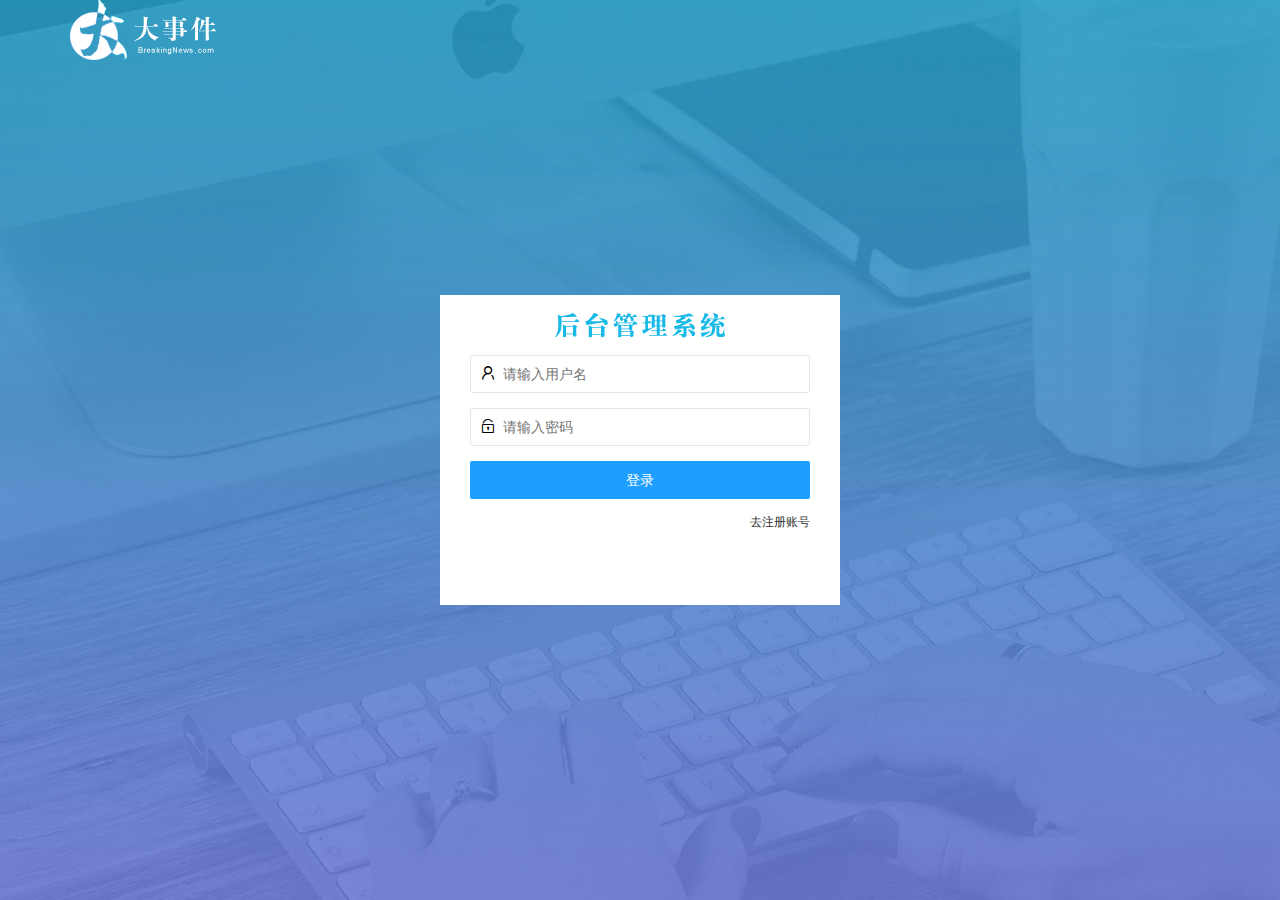
<file: login.html>
<!DOCTYPE html>
<html lang="en">
<head>
    <meta charset="UTF-8">
    <meta http-equiv="X-UA-Compatible" content="IE=edge">
    <meta name="viewport" content="width=device-width, initial-scale=1.0">
    <title>大事件-登录/注册</title>
    <!-- 导入layui的样式 -->
    <link rel="stylesheet" href="/assets/lib/layui/css/layui.css">
    <!-- 导入自己的样式 -->
    <link rel="stylesheet" href="./assets/css/login.css">
</head>
<body>
    <!-- 头部logo区 -->
    <div class="layui-main">
        <img src="/assets/images/logo.png" alt=""/>
    </div>

    <!-- 登录注册区 -->
    <div class="loginAndRegBox">
        <div class="title-box"></div>
        <!-- 登录的div -->
        <div class="login-box">
            <!-- 登录的表单 -->
            <form class="layui-form" id="form_login">
                <!-- 用户名 -->
                <div class="layui-form-item">
                    <i class="layui-icon layui-icon-username"></i>
                    <input type="text" name="username" required  lay-verify="required" placeholder="请输入用户名" autocomplete="off" class="layui-input"/>
                </div>
                <!-- 密码 -->
                <div class="layui-form-item">
                    <i class="layui-icon layui-icon-password"></i>
                    <input type="password" name="password" required  lay-verify="required|pwd" placeholder="请输入密码" autocomplete="off" class="layui-input"/>
                </div>
                <!-- 登录按钮 -->
                <div class="layui-form-item">
                    <!-- 注意：表单提交按钮和普通按钮的区别，就是lay-submit 属性 -->
                    <button class="layui-btn layui-btn-fluid layui-btn-normal" lay-submit>登录</button>
                </div>
                <!-- 切换链接 -->
                <div class="layui-form-item links" >
                    <a href="javascript:;" id="link_reg">去注册账号</a>
                </div>
                </form>
        </div>
        <!-- 注册的div -->
        <div class="reg-box">
            <!-- 注册的表单 -->
            <form class="layui-form" id="form_reg">
                <!-- 用户名 -->
                <div class="layui-form-item">
                    <i class="layui-icon layui-icon-username"></i>
                    <input type="text" name="username" required  lay-verify="required" placeholder="请输入用户名" autocomplete="off" class="layui-input"/>
                </div>
                <!-- 密码 -->
                <div class="layui-form-item">
                    <i class="layui-icon layui-icon-password"></i>
                    <input type="password" name="password" required  lay-verify="required|pwd" placeholder="请输入密码" autocomplete="off" class="layui-input"/>
                </div>
                <!-- 密码确认 -->
                <div class="layui-form-item">
                    <i class="layui-icon layui-icon-password"></i>
                    <input type="password" name="repassword" required  lay-verify="required|pwd|repwd" placeholder="再次确认密码" autocomplete="off" class="layui-input"/>
                </div>
                <!-- 注册按钮 -->
                <div class="layui-form-item">
                    <!-- 注意：表单提交按钮和普通按钮的区别，就是lay-submit 属性 -->
                    <button class="layui-btn layui-btn-fluid layui-btn-normal" lay-submit>注册</button>
                </div>
                <!-- 切换链接 -->
                <div class="layui-form-item links" >
                    <a href="javascript:;" id="link_login">去登录</a>
                </div>
                </form>
        </div>
    </div>
    <!-- 导入layui的js文件 -->
    <script src="/assets/lib/layui/layui.all.js"></script>
   <!-- 导入JQuery -->
   <script src="/assets/lib/jquery.js"></script>
   <!-- 导入自己封装的baseAPI.js -->
   <script src="/assets/js/baseAPI.js"></script>
   <!-- 导入自己的JQuery脚本 -->
   <script src="/assets/js/login.js"></script>
</body>
</html>
</file>
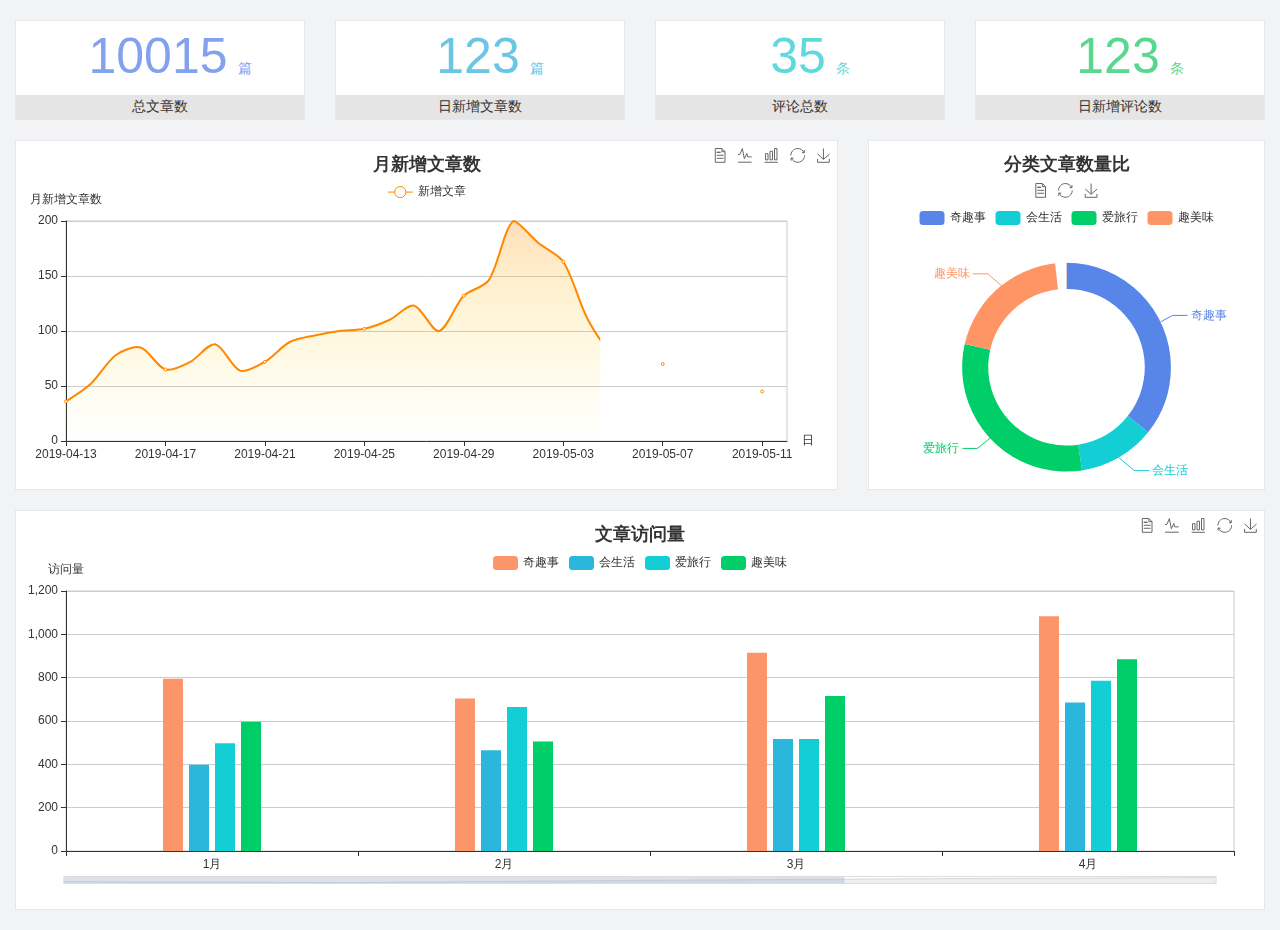
<file: home/dashboard.html>
<!DOCTYPE html>
<html lang="en">

<head>
  <meta charset="UTF-8">
  <meta name="viewport" content="width=device-width, initial-scale=1.0">
  <meta http-equiv="X-UA-Compatible" content="ie=edge">
  <title>图表统计</title>
  <link rel="stylesheet" href="../../assets/lib/bootstrap.css" />
  <link rel="stylesheet" href="../../assets/lib/main.css" />
  <script src="../../assets/lib/jquery.js"></script>
  <script type="text/javascript" src="../../assets/lib/echarts.min.js"></script>
</head>

<body>
  <div class="container-fluid">
    <div class="row spannel_list">
      <div class="col-sm-3 col-xs-6">
        <div class="spannel">
          <em>10015</em><span>篇</span>
          <b>总文章数</b>
        </div>
      </div>
      <div class="col-sm-3 col-xs-6">
        <div class="spannel scolor01">
          <em>123</em><span>篇</span>
          <b>日新增文章数</b>
        </div>
      </div>
      <div class="col-sm-3 col-xs-6">
        <div class="spannel scolor02">
          <em>35</em><span>条</span>
          <b>评论总数</b>
        </div>
      </div>
      <div class="col-sm-3 col-xs-6">
        <div class="spannel scolor03">
          <em>123</em><span>条</span>
          <b>日新增评论数</b>
        </div>
      </div>
    </div>
  </div>

  <div class="container-fluid">
    <div class="row curve-pie">
      <div class="col-lg-8 col-md-8">
        <div class="gragh_pannel" id="curve_show"></div>
      </div>
      <div class="col-lg-4 col-md-4">
        <div class="gragh_pannel" id="pie_show"></div>
      </div>
    </div>
  </div>

  <div class="container-fluid">
    <div class="column_pannel" id="column_show"></div>
  </div>

  <script>
    var oChart = echarts.init(document.getElementById('curve_show'));
    var aList_all = [
      { 'count': 36, 'date': '2019-04-13' },
      { 'count': 52, 'date': '2019-04-14' },
      { 'count': 78, 'date': '2019-04-15' },
      { 'count': 85, 'date': '2019-04-16' },
      { 'count': 65, 'date': '2019-04-17' },
      { 'count': 72, 'date': '2019-04-18' },
      { 'count': 88, 'date': '2019-04-19' },
      { 'count': 64, 'date': '2019-04-20' },
      { 'count': 72, 'date': '2019-04-21' },
      { 'count': 90, 'date': '2019-04-22' },
      { 'count': 96, 'date': '2019-04-23' },
      { 'count': 100, 'date': '2019-04-24' },
      { 'count': 102, 'date': '2019-04-25' },
      { 'count': 110, 'date': '2019-04-26' },
      { 'count': 123, 'date': '2019-04-27' },
      { 'count': 100, 'date': '2019-04-28' },
      { 'count': 132, 'date': '2019-04-29' },
      { 'count': 146, 'date': '2019-04-30' },
      { 'count': 200, 'date': '2019-05-01' },
      { 'count': 180, 'date': '2019-05-02' },
      { 'count': 163, 'date': '2019-05-03' },
      { 'count': 110, 'date': '2019-05-04' },
      { 'count': 80, 'date': '2019-05-05' },
      { 'count': 82, 'date': '2019-05-06' },
      { 'count': 70, 'date': '2019-05-07' },
      { 'count': 65, 'date': '2019-05-08' },
      { 'count': 54, 'date': '2019-05-09' },
      { 'count': 40, 'date': '2019-05-10' },
      { 'count': 45, 'date': '2019-05-11' },
      { 'count': 38, 'date': '2019-05-12' },
    ];

    let aCount = [];
    let aDate = [];

    for (var i = 0; i < aList_all.length; i++) {
      aCount.push(aList_all[i].count);
      aDate.push(aList_all[i].date);
    }

    var chartopt = {
      title: {
        text: '月新增文章数',
        left: 'center',
        top: '10'
      },
      tooltip: {
        trigger: 'axis'
      },
      legend: {
        data: ['新增文章'],
        top: '40'
      },
      toolbox: {
        show: true,
        feature: {
          mark: { show: true },
          dataView: { show: true, readOnly: false },
          magicType: { show: true, type: ['line', 'bar'] },
          restore: { show: true },
          saveAsImage: { show: true }
        }
      },
      calculable: true,
      xAxis: [
        {
          name: '日',
          type: 'category',
          boundaryGap: false,
          data: aDate
        }
      ],
      yAxis: [
        {
          name: '月新增文章数',
          type: 'value'
        }
      ],
      series: [
        {
          name: '新增文章',
          type: 'line',
          smooth: true,
          itemStyle: { normal: { areaStyle: { type: 'default' }, color: '#f80' }, lineStyle: { color: '#f80' } },
          data: aCount
        }],
      areaStyle: {
        normal: {
          color: new echarts.graphic.LinearGradient(0, 0, 0, 1, [{
            offset: 0,
            color: 'rgba(255,136,0,0.39)'
          }, {
            offset: .34,
            color: 'rgba(255,180,0,0.25)'
          }, {
            offset: 1,
            color: 'rgba(255,222,0,0.00)'
          }])

        }
      },
      grid: {
        show: true,
        x: 50,
        x2: 50,
        y: 80,
        height: 220
      }
    };

    oChart.setOption(chartopt);


    var oPie = echarts.init(document.getElementById('pie_show'));
    var oPieopt =
    {
      title: {
        top: 10,
        text: '分类文章数量比',
        x: 'center'
      },
      tooltip: {
        trigger: 'item',
        formatter: "{a} <br/>{b} : {c} ({d}%)"
      },
      color: ['#5885e8', '#13cfd5', '#00ce68', '#ff9565'],
      legend: {
        x: 'center',
        top: 65,
        data: ['奇趣事', '会生活', '爱旅行', '趣美味']
      },
      toolbox: {
        show: true,
        x: 'center',
        top: 35,
        feature: {
          mark: { show: true },
          dataView: { show: true, readOnly: false },
          magicType: {
            show: true,
            type: ['pie', 'funnel'],
            option: {
              funnel: {
                x: '25%',
                width: '50%',
                funnelAlign: 'left',
                max: 1548
              }
            }
          },
          restore: { show: true },
          saveAsImage: { show: true }
        }
      },
      calculable: true,
      series: [
        {
          name: '访问来源',
          type: 'pie',
          radius: ['45%', '60%'],
          center: ['50%', '65%'],
          data: [
            { value: 300, name: '奇趣事' },
            { value: 100, name: '会生活' },
            { value: 260, name: '爱旅行' },
            { value: 180, name: '趣美味' }
          ]
        }
      ]
    };
    oPie.setOption(oPieopt);



    var oColumn = this.echarts.init(document.getElementById('column_show'));
    var oColumnopt =
    {
      title: {
        text: '文章访问量',
        left: 'center',
        top: '10'
      },
      tooltip: {
        trigger: 'axis'
      },
      legend: {
        data: ['奇趣事', '会生活', '爱旅行', '趣美味'],
        top: '40'
      },
      toolbox: {
        show: true,
        feature: {
          mark: { show: true },
          dataView: { show: true, readOnly: false },
          magicType: { show: true, type: ['line', 'bar'] },
          restore: { show: true },
          saveAsImage: { show: true }
        }
      },
      calculable: true,
      xAxis: [
        {
          type: 'category',
          data: ['1月', '2月', '3月', '4月', '5月']
        }
      ],
      yAxis: [
        {
          name: '访问量',
          type: 'value'
        }
      ],
      series: [
        {
          name: '奇趣事',
          type: 'bar',
          barWidth: 20,
          itemStyle: {
            normal: { areaStyle: { type: 'default' }, color: '#fd956a' }
          },
          data: [800, 708, 920, 1090, 1200]
        },
        {
          name: '会生活',
          type: 'bar',
          barWidth: 20,
          itemStyle: {
            normal: { areaStyle: { type: 'default' }, color: '#2bb6db' }
          },
          data: [400, 468, 520, 690, 800]
        },
        {
          name: '爱旅行',
          type: 'bar',
          barWidth: 20,
          itemStyle: {
            normal: { areaStyle: { type: 'default' }, color: '#13cfd5' }
          },
          data: [500, 668, 520, 790, 900]
        },
        {
          name: '趣美味',
          type: 'bar',
          barWidth: 20,
          itemStyle: {
            normal: { areaStyle: { type: 'default' }, color: '#00ce68' }
          },
          data: [600, 508, 720, 890, 1000]
        }
      ],
      grid: {
        show: true,
        x: 50,
        x2: 30,
        y: 80,
        height: 260
      },
      dataZoom: [//给x轴设置滚动条
        {
          start: 0,//默认为0
          end: 100 - 1000 / 31,//默认为100
          type: 'slider',
          show: true,
          xAxisIndex: [0],
          handleSize: 0,//滑动条的 左右2个滑动条的大小
          height: 8,//组件高度
          left: 45, //左边的距离
          right: 50,//右边的距离
          bottom: 26,//右边的距离
          handleColor: '#ddd',//h滑动图标的颜色
          handleStyle: {
            borderColor: "#cacaca",
            borderWidth: "1",
            shadowBlur: 2,
            background: "#ddd",
            shadowColor: "#ddd",
          }
        }]
    };
    oColumn.setOption(oColumnopt);
  </script>
</body>

</html>
</file>
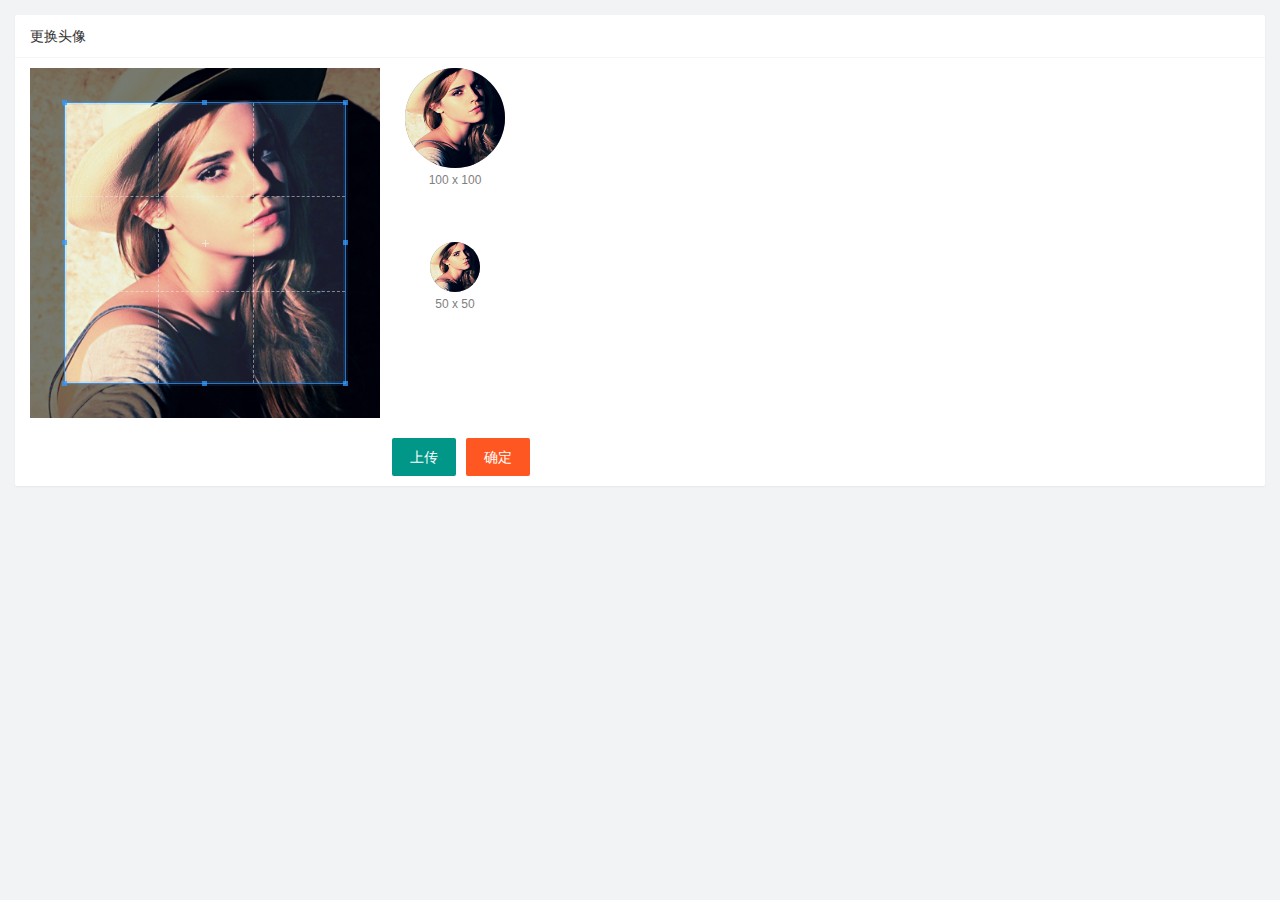
<file: user/user_avatar.html>
<!DOCTYPE html>
<html lang="en">
<head>
    <meta charset="UTF-8">
    <meta http-equiv="X-UA-Compatible" content="IE=edge">
    <meta name="viewport" content="width=device-width, initial-scale=1.0">
    <title>Document</title>

    <link rel="stylesheet" href="/assets/lib/layui/css/layui.css">

    <link rel="stylesheet" href="/assets/css/user/user_avatar.css">

    <link rel="stylesheet" href="/assets/lib/cropper/cropper.css">
</head>
<body>
    <div class="layui-card">
        <div class="layui-card-header">更换头像</div>
        <div class="layui-card-body">
          <!-- 第一行的图片裁剪和预览区域 -->
     <div class="row1">
        <!-- 图片裁剪区域 -->
        <div class="cropper-box">
          <!-- 这个 img 标签很重要，将来会把它初始化为裁剪区域 -->
          <img id="image" src="/assets/images/sample.jpg" />
        </div>
        <!-- 图片的预览区域 -->
        <div class="preview-box">
          <div>
            <!-- 宽高为 100px 的预览区域 -->
            <div class="img-preview w100"></div>
            <p class="size">100 x 100</p>
          </div>
          <div>
            <!-- 宽高为 50px 的预览区域 -->
            <div class="img-preview w50"></div>
            <p class="size">50 x 50</p>
          </div>
        </div>
      </div>
    
      <!-- 第二行的按钮区域 -->
      <div class="row2">
        <!-- 通过accept 属性，可以指定允许用户选择什么类型的文件 -->
        <input type="file" id="file" accept="image/png,image/jpg"/>
        <button type="button" class="layui-btn" id="btnChoosemage">上传</button>
        <button type="button" class="layui-btn layui-btn-danger" id="btnUpload">确定</button>
      </div>
        </div>
      </div>


      <script src="/assets/lib/layui/layui.all.js"></script>

      <script src="/assets/lib/jquery.js"></script>

      <script src="/assets/lib/cropper/Cropper.js"></script>

      <script src="/assets/lib/cropper/jquery-cropper.js"></script>

      <script src="/assets/js/baseAPI.js"></script>

      <script src="/assets/js/user/user_avatar.js"></script>
</body>
</html>
</file>
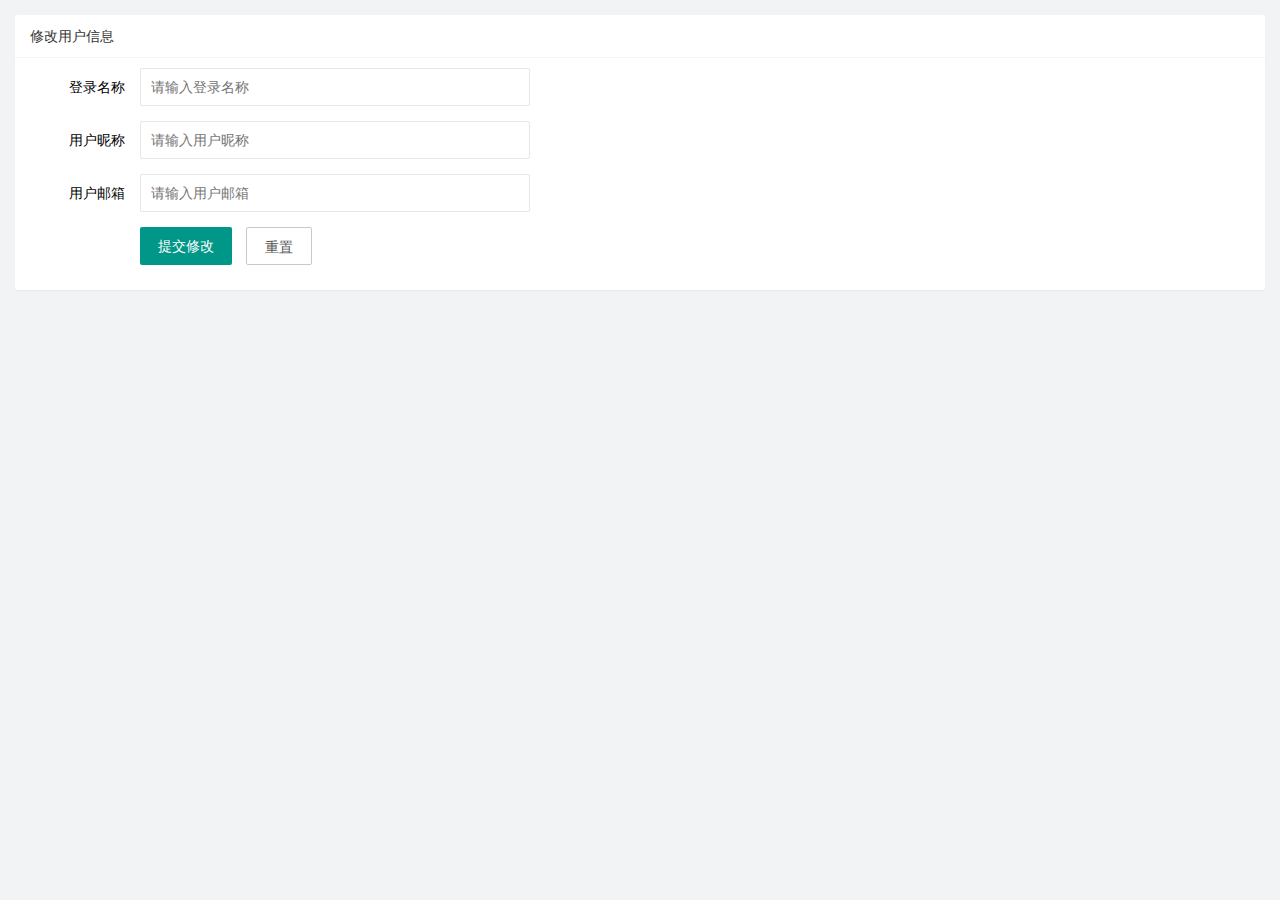
<file: user/user_info.html>
<!DOCTYPE html>
<html lang="en">
<head>
    <meta charset="UTF-8">
    <meta http-equiv="X-UA-Compatible" content="IE=edge">
    <meta name="viewport" content="width=device-width, initial-scale=1.0">
    <title>Document</title>
    <link rel="stylesheet" href="/assets/lib/layui/css/layui.css">
    <link rel="stylesheet" href="/assets/css/user/user_info.css">
</head>
<body>
    <!-- 卡片区 -->
    <div class="layui-card">
        <div class="layui-card-header">修改用户信息</div>
        <div class="layui-card-body">
            <!-- form表单区 -->
            <form class="layui-form" lay-filter="formUserInfo">
              <!-- 这是隐藏域 -->
              <input type="hidden" name="id" value="" />
                <div class="layui-form-item">
                  <label class="layui-form-label">登录名称</label>
                  <div class="layui-input-block">
                    <input type="text" name="username" required  lay-verify="required" placeholder="请输入登录名称" autocomplete="off" class="layui-input" readonly/>
                  </div>
                </div>
                <div class="layui-form-item">
                    <label class="layui-form-label">用户昵称</label>
                    <div class="layui-input-block">
                      <input type="text" name="nickname" required  lay-verify="required|nickname" placeholder="请输入用户昵称" autocomplete="off" class="layui-input">
                    </div>
                  </div>
                  <div class="layui-form-item">
                    <label class="layui-form-label">用户邮箱</label>
                    <div class="layui-input-block">
                      <input type="text" name="email" required  lay-verify="required|email" placeholder="请输入用户邮箱" autocomplete="off" class="layui-input">
                    </div>
                  </div>
                  <div class="layui-form-item">
                    <div class="layui-input-block">
                      <button class="layui-btn" lay-submit lay-filter="formDemo">提交修改</button>
                      <button type="reset" class="layui-btn layui-btn-primary" id="btnReset">重置</button>
                    </div>
                  </div>
            </form>
        </div>
      </div>
      <!-- 导入layui的js -->
      <script src="/assets/lib/layui/layui.all.js"></script>
      <script src="/assets/lib/jquery.js"></script>
      <script src="/assets/js/baseAPI.js"></script>
      <script src="/assets/js/user/user_info.js"></script>
</body>
</html>
</file>
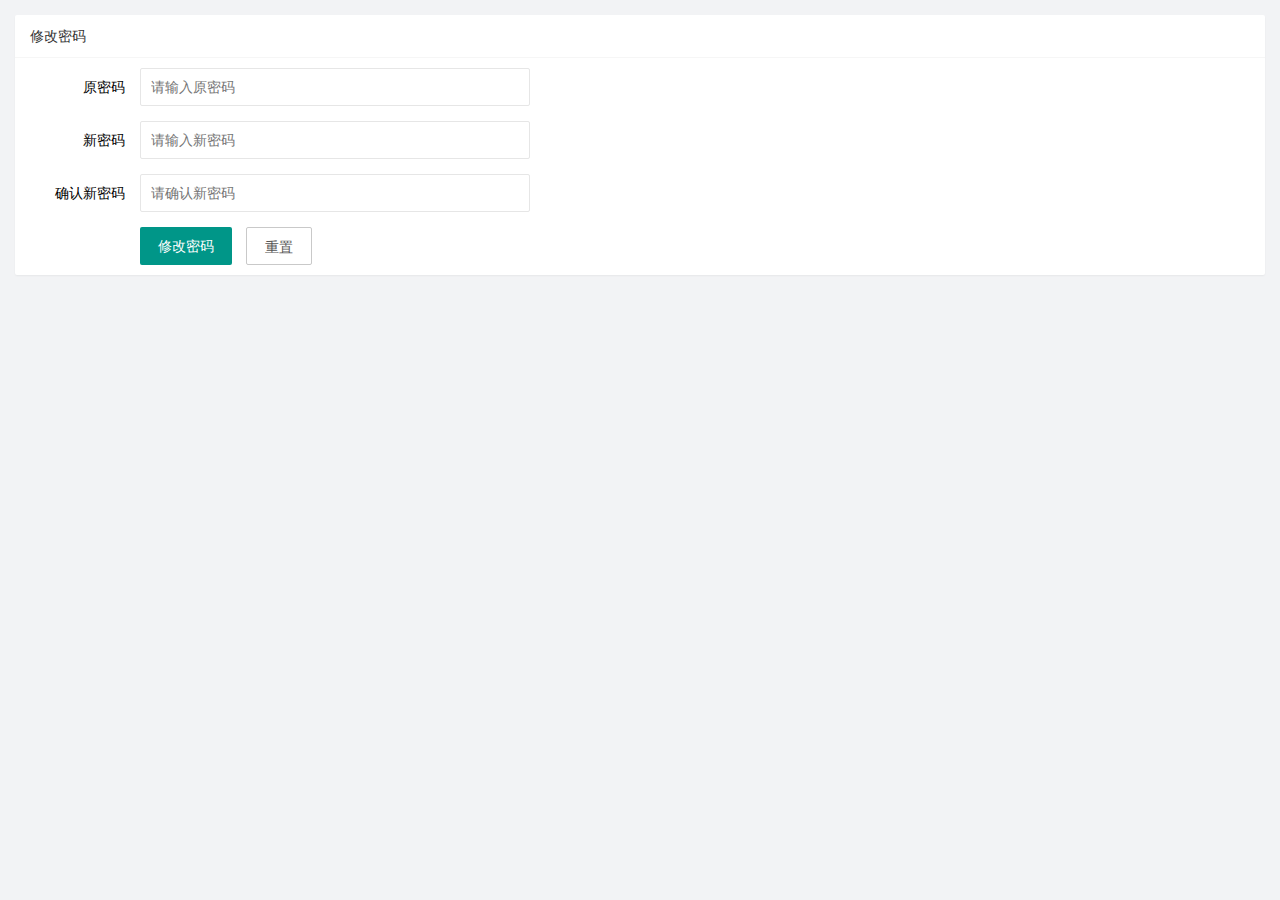
<file: user/user_pwd.html>
<!DOCTYPE html>
<html lang="en">
<head>
    <meta charset="UTF-8">
    <meta http-equiv="X-UA-Compatible" content="IE=edge">
    <meta name="viewport" content="width=device-width, initial-scale=1.0">
    <title>Document</title>
    <link rel="stylesheet" href="/assets/lib/layui/css/layui.css">
    <link rel="stylesheet" href="/assets/css/user/user_pwd.css">
</head>
<body>
    <div class="layui-card">
        <div class="layui-card-header">修改密码</div>
        <div class="layui-card-body">
          <form class="layui-form">
            <div class="layui-form-item">
              <label class="layui-form-label">原密码</label>
              <div class="layui-input-block">
                <input type="password" name="oldPwd" required  lay-verify="required|pwd" placeholder="请输入原密码" autocomplete="off" class="layui-input">
              </div>
            </div>
            <div class="layui-form-item">
              <label class="layui-form-label">新密码</label>
              <div class="layui-input-block">
                <input type="password" name="newPwd" required  lay-verify="required|pwd|samePwd" placeholder="请输入新密码" autocomplete="off" class="layui-input">
              </div>
            </div>
            <div class="layui-form-item">
              <label class="layui-form-label">确认新密码</label>
              <div class="layui-input-block">
                <input type="password" name="rePwd" required  lay-verify="required|pwd|rePwd" placeholder="请确认新密码" autocomplete="off" class="layui-input">
              </div>
            </div>
            <div class="layui-input-block">
              <button class="layui-btn" lay-submit lay-filter="formDemo">修改密码</button>
              <button type="reset" class="layui-btn layui-btn-primary">重置</button>
            </div>
          </form>
        </div>
      </div>
      <script src="/assets/lib/layui/layui.all.js"></script>

      <script src="/assets/lib/jquery.js"></script>

      <script src="/assets/js/baseAPI.js"></script>

      <script src="/assets/js/user/user_pwd.js"></script>


</body>
</html>
</file>
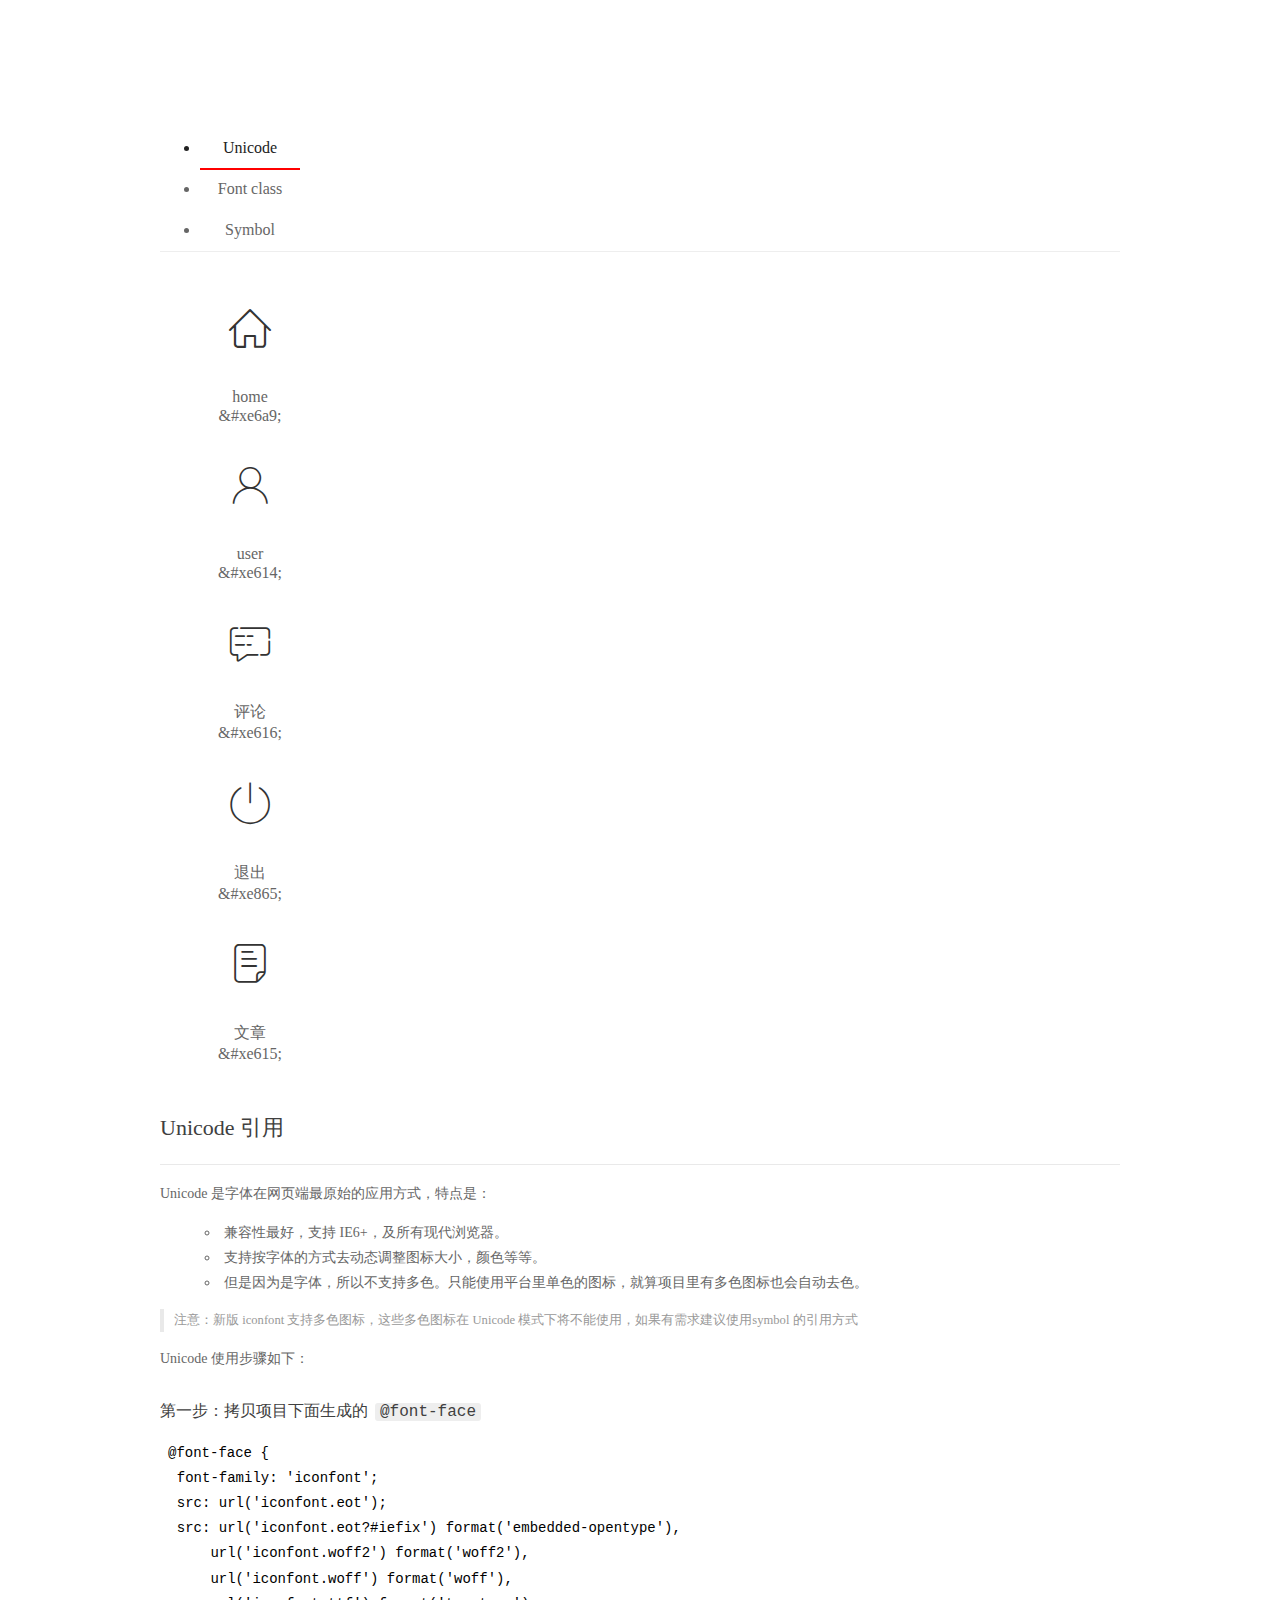
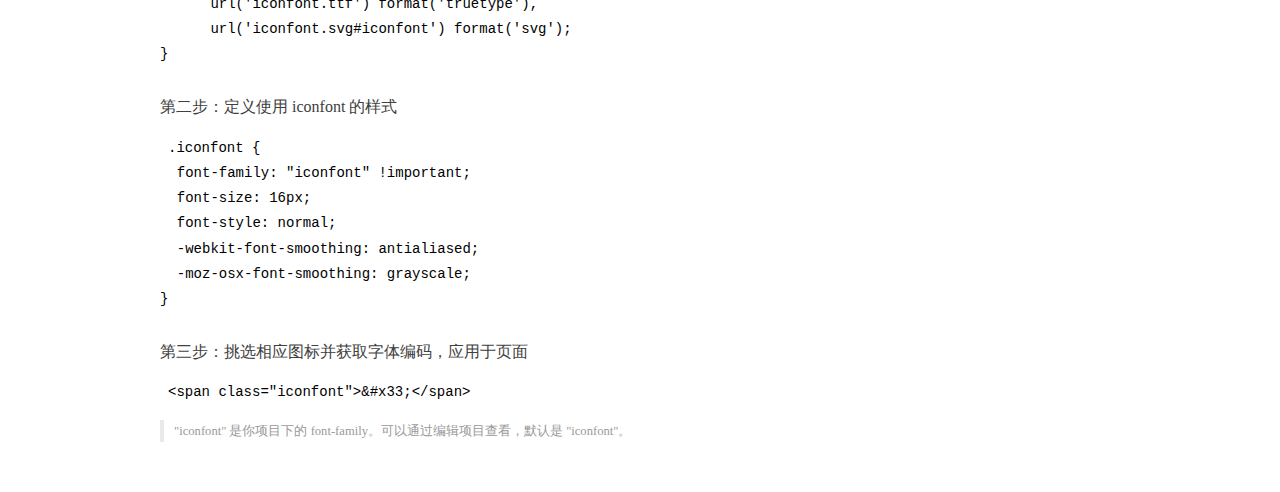
<file: assets/fonts/demo_index.html>
<!DOCTYPE html>
<html>
<head>
  <meta charset="utf-8"/>
  <title>IconFont Demo</title>
  <link rel="shortcut icon" href="https://gtms04.alicdn.com/tps/i4/TB1_oz6GVXXXXaFXpXXJDFnIXXX-64-64.ico" type="image/x-icon"/>
  <link rel="stylesheet" href="https://g.alicdn.com/thx/cube/1.3.2/cube.min.css">
  <link rel="stylesheet" href="demo.css">
  <link rel="stylesheet" href="iconfont.css">
  <script src="iconfont.js"></script>
  <!-- jQuery -->
  <script src="https://a1.alicdn.com/oss/uploads/2018/12/26/7bfddb60-08e8-11e9-9b04-53e73bb6408b.js"></script>
  <!-- 代码高亮 -->
  <script src="https://a1.alicdn.com/oss/uploads/2018/12/26/a3f714d0-08e6-11e9-8a15-ebf944d7534c.js"></script>
</head>
<body>
  <div class="main">
    <h1 class="logo"><a href="https://www.iconfont.cn/" title="iconfont 首页" target="_blank">&#xe86b;</a></h1>
    <div class="nav-tabs">
      <ul id="tabs" class="dib-box">
        <li class="dib active"><span>Unicode</span></li>
        <li class="dib"><span>Font class</span></li>
        <li class="dib"><span>Symbol</span></li>
      </ul>
      
    </div>
    <div class="tab-container">
      <div class="content unicode" style="display: block;">
          <ul class="icon_lists dib-box">
          
            <li class="dib">
              <span class="icon iconfont">&#xe6a9;</span>
                <div class="name">home</div>
                <div class="code-name">&amp;#xe6a9;</div>
              </li>
          
            <li class="dib">
              <span class="icon iconfont">&#xe614;</span>
                <div class="name">user</div>
                <div class="code-name">&amp;#xe614;</div>
              </li>
          
            <li class="dib">
              <span class="icon iconfont">&#xe616;</span>
                <div class="name">评论</div>
                <div class="code-name">&amp;#xe616;</div>
              </li>
          
            <li class="dib">
              <span class="icon iconfont">&#xe865;</span>
                <div class="name">退出</div>
                <div class="code-name">&amp;#xe865;</div>
              </li>
          
            <li class="dib">
              <span class="icon iconfont">&#xe615;</span>
                <div class="name">文章</div>
                <div class="code-name">&amp;#xe615;</div>
              </li>
          
          </ul>
          <div class="article markdown">
          <h2 id="unicode-">Unicode 引用</h2>
          <hr>

          <p>Unicode 是字体在网页端最原始的应用方式，特点是：</p>
          <ul>
            <li>兼容性最好，支持 IE6+，及所有现代浏览器。</li>
            <li>支持按字体的方式去动态调整图标大小，颜色等等。</li>
            <li>但是因为是字体，所以不支持多色。只能使用平台里单色的图标，就算项目里有多色图标也会自动去色。</li>
          </ul>
          <blockquote>
            <p>注意：新版 iconfont 支持多色图标，这些多色图标在 Unicode 模式下将不能使用，如果有需求建议使用symbol 的引用方式</p>
          </blockquote>
          <p>Unicode 使用步骤如下：</p>
          <h3 id="-font-face">第一步：拷贝项目下面生成的 <code>@font-face</code></h3>
<pre><code class="language-css"
>@font-face {
  font-family: 'iconfont';
  src: url('iconfont.eot');
  src: url('iconfont.eot?#iefix') format('embedded-opentype'),
      url('iconfont.woff2') format('woff2'),
      url('iconfont.woff') format('woff'),
      url('iconfont.ttf') format('truetype'),
      url('iconfont.svg#iconfont') format('svg');
}
</code></pre>
          <h3 id="-iconfont-">第二步：定义使用 iconfont 的样式</h3>
<pre><code class="language-css"
>.iconfont {
  font-family: "iconfont" !important;
  font-size: 16px;
  font-style: normal;
  -webkit-font-smoothing: antialiased;
  -moz-osx-font-smoothing: grayscale;
}
</code></pre>
          <h3 id="-">第三步：挑选相应图标并获取字体编码，应用于页面</h3>
<pre>
<code class="language-html"
>&lt;span class="iconfont"&gt;&amp;#x33;&lt;/span&gt;
</code></pre>
          <blockquote>
            <p>"iconfont" 是你项目下的 font-family。可以通过编辑项目查看，默认是 "iconfont"。</p>
          </blockquote>
          </div>
      </div>
      <div class="content font-class">
        <ul class="icon_lists dib-box">
          
          <li class="dib">
            <span class="icon iconfont icon-home"></span>
            <div class="name">
              home
            </div>
            <div class="code-name">.icon-home
            </div>
          </li>
          
          <li class="dib">
            <span class="icon iconfont icon-user"></span>
            <div class="name">
              user
            </div>
            <div class="code-name">.icon-user
            </div>
          </li>
          
          <li class="dib">
            <span class="icon iconfont icon-pinglun"></span>
            <div class="name">
              评论
            </div>
            <div class="code-name">.icon-pinglun
            </div>
          </li>
          
          <li class="dib">
            <span class="icon iconfont icon-tuichu"></span>
            <div class="name">
              退出
            </div>
            <div class="code-name">.icon-tuichu
            </div>
          </li>
          
          <li class="dib">
            <span class="icon iconfont icon-16"></span>
            <div class="name">
              文章
            </div>
            <div class="code-name">.icon-16
            </div>
          </li>
          
        </ul>
        <div class="article markdown">
        <h2 id="font-class-">font-class 引用</h2>
        <hr>

        <p>font-class 是 Unicode 使用方式的一种变种，主要是解决 Unicode 书写不直观，语意不明确的问题。</p>
        <p>与 Unicode 使用方式相比，具有如下特点：</p>
        <ul>
          <li>兼容性良好，支持 IE8+，及所有现代浏览器。</li>
          <li>相比于 Unicode 语意明确，书写更直观。可以很容易分辨这个 icon 是什么。</li>
          <li>因为使用 class 来定义图标，所以当要替换图标时，只需要修改 class 里面的 Unicode 引用。</li>
          <li>不过因为本质上还是使用的字体，所以多色图标还是不支持的。</li>
        </ul>
        <p>使用步骤如下：</p>
        <h3 id="-fontclass-">第一步：引入项目下面生成的 fontclass 代码：</h3>
<pre><code class="language-html">&lt;link rel="stylesheet" href="./iconfont.css"&gt;
</code></pre>
        <h3 id="-">第二步：挑选相应图标并获取类名，应用于页面：</h3>
<pre><code class="language-html">&lt;span class="iconfont icon-xxx"&gt;&lt;/span&gt;
</code></pre>
        <blockquote>
          <p>"
            iconfont" 是你项目下的 font-family。可以通过编辑项目查看，默认是 "iconfont"。</p>
        </blockquote>
      </div>
      </div>
      <div class="content symbol">
          <ul class="icon_lists dib-box">
          
            <li class="dib">
                <svg class="icon svg-icon" aria-hidden="true">
                  <use xlink:href="#icon-home"></use>
                </svg>
                <div class="name">home</div>
                <div class="code-name">#icon-home</div>
            </li>
          
            <li class="dib">
                <svg class="icon svg-icon" aria-hidden="true">
                  <use xlink:href="#icon-user"></use>
                </svg>
                <div class="name">user</div>
                <div class="code-name">#icon-user</div>
            </li>
          
            <li class="dib">
                <svg class="icon svg-icon" aria-hidden="true">
                  <use xlink:href="#icon-pinglun"></use>
                </svg>
                <div class="name">评论</div>
                <div class="code-name">#icon-pinglun</div>
            </li>
          
            <li class="dib">
                <svg class="icon svg-icon" aria-hidden="true">
                  <use xlink:href="#icon-tuichu"></use>
                </svg>
                <div class="name">退出</div>
                <div class="code-name">#icon-tuichu</div>
            </li>
          
            <li class="dib">
                <svg class="icon svg-icon" aria-hidden="true">
                  <use xlink:href="#icon-16"></use>
                </svg>
                <div class="name">文章</div>
                <div class="code-name">#icon-16</div>
            </li>
          
          </ul>
          <div class="article markdown">
          <h2 id="symbol-">Symbol 引用</h2>
          <hr>

          <p>这是一种全新的使用方式，应该说这才是未来的主流，也是平台目前推荐的用法。相关介绍可以参考这篇<a href="">文章</a>
            这种用法其实是做了一个 SVG 的集合，与另外两种相比具有如下特点：</p>
          <ul>
            <li>支持多色图标了，不再受单色限制。</li>
            <li>通过一些技巧，支持像字体那样，通过 <code>font-size</code>, <code>color</code> 来调整样式。</li>
            <li>兼容性较差，支持 IE9+，及现代浏览器。</li>
            <li>浏览器渲染 SVG 的性能一般，还不如 png。</li>
          </ul>
          <p>使用步骤如下：</p>
          <h3 id="-symbol-">第一步：引入项目下面生成的 symbol 代码：</h3>
<pre><code class="language-html">&lt;script src="./iconfont.js"&gt;&lt;/script&gt;
</code></pre>
          <h3 id="-css-">第二步：加入通用 CSS 代码（引入一次就行）：</h3>
<pre><code class="language-html">&lt;style&gt;
.icon {
  width: 1em;
  height: 1em;
  vertical-align: -0.15em;
  fill: currentColor;
  overflow: hidden;
}
&lt;/style&gt;
</code></pre>
          <h3 id="-">第三步：挑选相应图标并获取类名，应用于页面：</h3>
<pre><code class="language-html">&lt;svg class="icon" aria-hidden="true"&gt;
  &lt;use xlink:href="#icon-xxx"&gt;&lt;/use&gt;
&lt;/svg&gt;
</code></pre>
          </div>
      </div>

    </div>
  </div>
  <script>
  $(document).ready(function () {
      $('.tab-container .content:first').show()

      $('#tabs li').click(function (e) {
        var tabContent = $('.tab-container .content')
        var index = $(this).index()

        if ($(this).hasClass('active')) {
          return
        } else {
          $('#tabs li').removeClass('active')
          $(this).addClass('active')

          tabContent.hide().eq(index).fadeIn()
        }
      })
    })
  </script>
</body>
</html>
</file>
<file: assets/lib/layui/css/layui.css>
/** layui-v2.5.5 MIT License By https://www.layui.com */
 .layui-inline,img{display:inline-block;vertical-align:middle}h1,h2,h3,h4,h5,h6{font-weight:400}.layui-edge,.layui-header,.layui-inline,.layui-main{position:relative}.layui-body,.layui-edge,.layui-elip{overflow:hidden}.layui-btn,.layui-edge,.layui-inline,img{vertical-align:middle}.layui-btn,.layui-disabled,.layui-icon,.layui-unselect{-moz-user-select:none;-webkit-user-select:none;-ms-user-select:none}.layui-elip,.layui-form-checkbox span,.layui-form-pane .layui-form-label{text-overflow:ellipsis;white-space:nowrap}.layui-breadcrumb,.layui-tree-btnGroup{visibility:hidden}blockquote,body,button,dd,div,dl,dt,form,h1,h2,h3,h4,h5,h6,input,li,ol,p,pre,td,textarea,th,ul{margin:0;padding:0;-webkit-tap-highlight-color:rgba(0,0,0,0)}a:active,a:hover{outline:0}img{border:none}li{list-style:none}table{border-collapse:collapse;border-spacing:0}h4,h5,h6{font-size:100%}button,input,optgroup,option,select,textarea{font-family:inherit;font-size:inherit;font-style:inherit;font-weight:inherit;outline:0}pre{white-space:pre-wrap;white-space:-moz-pre-wrap;white-space:-pre-wrap;white-space:-o-pre-wrap;word-wrap:break-word}body{line-height:24px;font:14px Helvetica Neue,Helvetica,PingFang SC,Tahoma,Arial,sans-serif}hr{height:1px;margin:10px 0;border:0;clear:both}a{color:#333;text-decoration:none}a:hover{color:#777}a cite{font-style:normal;*cursor:pointer}.layui-border-box,.layui-border-box *{box-sizing:border-box}.layui-box,.layui-box *{box-sizing:content-box}.layui-clear{clear:both;*zoom:1}.layui-clear:after{content:'\20';clear:both;*zoom:1;display:block;height:0}.layui-inline{*display:inline;*zoom:1}.layui-edge{display:inline-block;width:0;height:0;border-width:6px;border-style:dashed;border-color:transparent}.layui-edge-top{top:-4px;border-bottom-color:#999;border-bottom-style:solid}.layui-edge-right{border-left-color:#999;border-left-style:solid}.layui-edge-bottom{top:2px;border-top-color:#999;border-top-style:solid}.layui-edge-left{border-right-color:#999;border-right-style:solid}.layui-disabled,.layui-disabled:hover{color:#d2d2d2!important;cursor:not-allowed!important}.layui-circle{border-radius:100%}.layui-show{display:block!important}.layui-hide{display:none!important}@font-face{font-family:layui-icon;src:url(../font/iconfont.eot?v=250);src:url(../font/iconfont.eot?v=250#iefix) format('embedded-opentype'),url(../font/iconfont.woff2?v=250) format('woff2'),url(../font/iconfont.woff?v=250) format('woff'),url(../font/iconfont.ttf?v=250) format('truetype'),url(../font/iconfont.svg?v=250#layui-icon) format('svg')}.layui-icon{font-family:layui-icon!important;font-size:16px;font-style:normal;-webkit-font-smoothing:antialiased;-moz-osx-font-smoothing:grayscale}.layui-icon-reply-fill:before{content:"\e611"}.layui-icon-set-fill:before{content:"\e614"}.layui-icon-menu-fill:before{content:"\e60f"}.layui-icon-search:before{content:"\e615"}.layui-icon-share:before{content:"\e641"}.layui-icon-set-sm:before{content:"\e620"}.layui-icon-engine:before{content:"\e628"}.layui-icon-close:before{content:"\1006"}.layui-icon-close-fill:before{content:"\1007"}.layui-icon-chart-screen:before{content:"\e629"}.layui-icon-star:before{content:"\e600"}.layui-icon-circle-dot:before{content:"\e617"}.layui-icon-chat:before{content:"\e606"}.layui-icon-release:before{content:"\e609"}.layui-icon-list:before{content:"\e60a"}.layui-icon-chart:before{content:"\e62c"}.layui-icon-ok-circle:before{content:"\1005"}.layui-icon-layim-theme:before{content:"\e61b"}.layui-icon-table:before{content:"\e62d"}.layui-icon-right:before{content:"\e602"}.layui-icon-left:before{content:"\e603"}.layui-icon-cart-simple:before{content:"\e698"}.layui-icon-face-cry:before{content:"\e69c"}.layui-icon-face-smile:before{content:"\e6af"}.layui-icon-survey:before{content:"\e6b2"}.layui-icon-tree:before{content:"\e62e"}.layui-icon-upload-circle:before{content:"\e62f"}.layui-icon-add-circle:before{content:"\e61f"}.layui-icon-download-circle:before{content:"\e601"}.layui-icon-templeate-1:before{content:"\e630"}.layui-icon-util:before{content:"\e631"}.layui-icon-face-surprised:before{content:"\e664"}.layui-icon-edit:before{content:"\e642"}.layui-icon-speaker:before{content:"\e645"}.layui-icon-down:before{content:"\e61a"}.layui-icon-file:before{content:"\e621"}.layui-icon-layouts:before{content:"\e632"}.layui-icon-rate-half:before{content:"\e6c9"}.layui-icon-add-circle-fine:before{content:"\e608"}.layui-icon-prev-circle:before{content:"\e633"}.layui-icon-read:before{content:"\e705"}.layui-icon-404:before{content:"\e61c"}.layui-icon-carousel:before{content:"\e634"}.layui-icon-help:before{content:"\e607"}.layui-icon-code-circle:before{content:"\e635"}.layui-icon-water:before{content:"\e636"}.layui-icon-username:before{content:"\e66f"}.layui-icon-find-fill:before{content:"\e670"}.layui-icon-about:before{content:"\e60b"}.layui-icon-location:before{content:"\e715"}.layui-icon-up:before{content:"\e619"}.layui-icon-pause:before{content:"\e651"}.layui-icon-date:before{content:"\e637"}.layui-icon-layim-uploadfile:before{content:"\e61d"}.layui-icon-delete:before{content:"\e640"}.layui-icon-play:before{content:"\e652"}.layui-icon-top:before{content:"\e604"}.layui-icon-friends:before{content:"\e612"}.layui-icon-refresh-3:before{content:"\e9aa"}.layui-icon-ok:before{content:"\e605"}.layui-icon-layer:before{content:"\e638"}.layui-icon-face-smile-fine:before{content:"\e60c"}.layui-icon-dollar:before{content:"\e659"}.layui-icon-group:before{content:"\e613"}.layui-icon-layim-download:before{content:"\e61e"}.layui-icon-picture-fine:before{content:"\e60d"}.layui-icon-link:before{content:"\e64c"}.layui-icon-diamond:before{content:"\e735"}.layui-icon-log:before{content:"\e60e"}.layui-icon-rate-solid:before{content:"\e67a"}.layui-icon-fonts-del:before{content:"\e64f"}.layui-icon-unlink:before{content:"\e64d"}.layui-icon-fonts-clear:before{content:"\e639"}.layui-icon-triangle-r:before{content:"\e623"}.layui-icon-circle:before{content:"\e63f"}.layui-icon-radio:before{content:"\e643"}.layui-icon-align-center:before{content:"\e647"}.layui-icon-align-right:before{content:"\e648"}.layui-icon-align-left:before{content:"\e649"}.layui-icon-loading-1:before{content:"\e63e"}.layui-icon-return:before{content:"\e65c"}.layui-icon-fonts-strong:before{content:"\e62b"}.layui-icon-upload:before{content:"\e67c"}.layui-icon-dialogue:before{content:"\e63a"}.layui-icon-video:before{content:"\e6ed"}.layui-icon-headset:before{content:"\e6fc"}.layui-icon-cellphone-fine:before{content:"\e63b"}.layui-icon-add-1:before{content:"\e654"}.layui-icon-face-smile-b:before{content:"\e650"}.layui-icon-fonts-html:before{content:"\e64b"}.layui-icon-form:before{content:"\e63c"}.layui-icon-cart:before{content:"\e657"}.layui-icon-camera-fill:before{content:"\e65d"}.layui-icon-tabs:before{content:"\e62a"}.layui-icon-fonts-code:before{content:"\e64e"}.layui-icon-fire:before{content:"\e756"}.layui-icon-set:before{content:"\e716"}.layui-icon-fonts-u:before{content:"\e646"}.layui-icon-triangle-d:before{content:"\e625"}.layui-icon-tips:before{content:"\e702"}.layui-icon-picture:before{content:"\e64a"}.layui-icon-more-vertical:before{content:"\e671"}.layui-icon-flag:before{content:"\e66c"}.layui-icon-loading:before{content:"\e63d"}.layui-icon-fonts-i:before{content:"\e644"}.layui-icon-refresh-1:before{content:"\e666"}.layui-icon-rmb:before{content:"\e65e"}.layui-icon-home:before{content:"\e68e"}.layui-icon-user:before{content:"\e770"}.layui-icon-notice:before{content:"\e667"}.layui-icon-login-weibo:before{content:"\e675"}.layui-icon-voice:before{content:"\e688"}.layui-icon-upload-drag:before{content:"\e681"}.layui-icon-login-qq:before{content:"\e676"}.layui-icon-snowflake:before{content:"\e6b1"}.layui-icon-file-b:before{content:"\e655"}.layui-icon-template:before{content:"\e663"}.layui-icon-auz:before{content:"\e672"}.layui-icon-console:before{content:"\e665"}.layui-icon-app:before{content:"\e653"}.layui-icon-prev:before{content:"\e65a"}.layui-icon-website:before{content:"\e7ae"}.layui-icon-next:before{content:"\e65b"}.layui-icon-component:before{content:"\e857"}.layui-icon-more:before{content:"\e65f"}.layui-icon-login-wechat:before{content:"\e677"}.layui-icon-shrink-right:before{content:"\e668"}.layui-icon-spread-left:before{content:"\e66b"}.layui-icon-camera:before{content:"\e660"}.layui-icon-note:before{content:"\e66e"}.layui-icon-refresh:before{content:"\e669"}.layui-icon-female:before{content:"\e661"}.layui-icon-male:before{content:"\e662"}.layui-icon-password:before{content:"\e673"}.layui-icon-senior:before{content:"\e674"}.layui-icon-theme:before{content:"\e66a"}.layui-icon-tread:before{content:"\e6c5"}.layui-icon-praise:before{content:"\e6c6"}.layui-icon-star-fill:before{content:"\e658"}.layui-icon-rate:before{content:"\e67b"}.layui-icon-template-1:before{content:"\e656"}.layui-icon-vercode:before{content:"\e679"}.layui-icon-cellphone:before{content:"\e678"}.layui-icon-screen-full:before{content:"\e622"}.layui-icon-screen-restore:before{content:"\e758"}.layui-icon-cols:before{content:"\e610"}.layui-icon-export:before{content:"\e67d"}.layui-icon-print:before{content:"\e66d"}.layui-icon-slider:before{content:"\e714"}.layui-icon-addition:before{content:"\e624"}.layui-icon-subtraction:before{content:"\e67e"}.layui-icon-service:before{content:"\e626"}.layui-icon-transfer:before{content:"\e691"}.layui-main{width:1140px;margin:0 auto}.layui-header{z-index:1000;height:60px}.layui-header a:hover{transition:all .5s;-webkit-transition:all .5s}.layui-side{position:fixed;left:0;top:0;bottom:0;z-index:999;width:200px;overflow-x:hidden}.layui-side-scroll{position:relative;width:220px;height:100%;overflow-x:hidden}.layui-body{position:absolute;left:200px;right:0;top:0;bottom:0;z-index:998;width:auto;overflow-y:auto;box-sizing:border-box}.layui-layout-body{overflow:hidden}.layui-layout-admin .layui-header{background-color:#23262E}.layui-layout-admin .layui-side{top:60px;width:200px;overflow-x:hidden}.layui-layout-admin .layui-body{position:fixed;top:60px;bottom:44px}.layui-layout-admin .layui-main{width:auto;margin:0 15px}.layui-layout-admin .layui-footer{position:fixed;left:200px;right:0;bottom:0;height:44px;line-height:44px;padding:0 15px;background-color:#eee}.layui-layout-admin .layui-logo{position:absolute;left:0;top:0;width:200px;height:100%;line-height:60px;text-align:center;color:#009688;font-size:16px}.layui-layout-admin .layui-header .layui-nav{background:0 0}.layui-layout-left{position:absolute!important;left:200px;top:0}.layui-layout-right{position:absolute!important;right:0;top:0}.layui-container{position:relative;margin:0 auto;padding:0 15px;box-sizing:border-box}.layui-fluid{position:relative;margin:0 auto;padding:0 15px}.layui-row:after,.layui-row:before{content:'';display:block;clear:both}.layui-col-lg1,.layui-col-lg10,.layui-col-lg11,.layui-col-lg12,.layui-col-lg2,.layui-col-lg3,.layui-col-lg4,.layui-col-lg5,.layui-col-lg6,.layui-col-lg7,.layui-col-lg8,.layui-col-lg9,.layui-col-md1,.layui-col-md10,.layui-col-md11,.layui-col-md12,.layui-col-md2,.layui-col-md3,.layui-col-md4,.layui-col-md5,.layui-col-md6,.layui-col-md7,.layui-col-md8,.layui-col-md9,.layui-col-sm1,.layui-col-sm10,.layui-col-sm11,.layui-col-sm12,.layui-col-sm2,.layui-col-sm3,.layui-col-sm4,.layui-col-sm5,.layui-col-sm6,.layui-col-sm7,.layui-col-sm8,.layui-col-sm9,.layui-col-xs1,.layui-col-xs10,.layui-col-xs11,.layui-col-xs12,.layui-col-xs2,.layui-col-xs3,.layui-col-xs4,.layui-col-xs5,.layui-col-xs6,.layui-col-xs7,.layui-col-xs8,.layui-col-xs9{position:relative;display:block;box-sizing:border-box}.layui-col-xs1,.layui-col-xs10,.layui-col-xs11,.layui-col-xs12,.layui-col-xs2,.layui-col-xs3,.layui-col-xs4,.layui-col-xs5,.layui-col-xs6,.layui-col-xs7,.layui-col-xs8,.layui-col-xs9{float:left}.layui-col-xs1{width:8.33333333%}.layui-col-xs2{width:16.66666667%}.layui-col-xs3{width:25%}.layui-col-xs4{width:33.33333333%}.layui-col-xs5{width:41.66666667%}.layui-col-xs6{width:50%}.layui-col-xs7{width:58.33333333%}.layui-col-xs8{width:66.66666667%}.layui-col-xs9{width:75%}.layui-col-xs10{width:83.33333333%}.layui-col-xs11{width:91.66666667%}.layui-col-xs12{width:100%}.layui-col-xs-offset1{margin-left:8.33333333%}.layui-col-xs-offset2{margin-left:16.66666667%}.layui-col-xs-offset3{margin-left:25%}.layui-col-xs-offset4{margin-left:33.33333333%}.layui-col-xs-offset5{margin-left:41.66666667%}.layui-col-xs-offset6{margin-left:50%}.layui-col-xs-offset7{margin-left:58.33333333%}.layui-col-xs-offset8{margin-left:66.66666667%}.layui-col-xs-offset9{margin-left:75%}.layui-col-xs-offset10{margin-left:83.33333333%}.layui-col-xs-offset11{margin-left:91.66666667%}.layui-col-xs-offset12{margin-left:100%}@media screen and (max-width:768px){.layui-hide-xs{display:none!important}.layui-show-xs-block{display:block!important}.layui-show-xs-inline{display:inline!important}.layui-show-xs-inline-block{display:inline-block!important}}@media screen and (min-width:768px){.layui-container{width:750px}.layui-hide-sm{display:none!important}.layui-show-sm-block{display:block!important}.layui-show-sm-inline{display:inline!important}.layui-show-sm-inline-block{display:inline-block!important}.layui-col-sm1,.layui-col-sm10,.layui-col-sm11,.layui-col-sm12,.layui-col-sm2,.layui-col-sm3,.layui-col-sm4,.layui-col-sm5,.layui-col-sm6,.layui-col-sm7,.layui-col-sm8,.layui-col-sm9{float:left}.layui-col-sm1{width:8.33333333%}.layui-col-sm2{width:16.66666667%}.layui-col-sm3{width:25%}.layui-col-sm4{width:33.33333333%}.layui-col-sm5{width:41.66666667%}.layui-col-sm6{width:50%}.layui-col-sm7{width:58.33333333%}.layui-col-sm8{width:66.66666667%}.layui-col-sm9{width:75%}.layui-col-sm10{width:83.33333333%}.layui-col-sm11{width:91.66666667%}.layui-col-sm12{width:100%}.layui-col-sm-offset1{margin-left:8.33333333%}.layui-col-sm-offset2{margin-left:16.66666667%}.layui-col-sm-offset3{margin-left:25%}.layui-col-sm-offset4{margin-left:33.33333333%}.layui-col-sm-offset5{margin-left:41.66666667%}.layui-col-sm-offset6{margin-left:50%}.layui-col-sm-offset7{margin-left:58.33333333%}.layui-col-sm-offset8{margin-left:66.66666667%}.layui-col-sm-offset9{margin-left:75%}.layui-col-sm-offset10{margin-left:83.33333333%}.layui-col-sm-offset11{margin-left:91.66666667%}.layui-col-sm-offset12{margin-left:100%}}@media screen and (min-width:992px){.layui-container{width:970px}.layui-hide-md{display:none!important}.layui-show-md-block{display:block!important}.layui-show-md-inline{display:inline!important}.layui-show-md-inline-block{display:inline-block!important}.layui-col-md1,.layui-col-md10,.layui-col-md11,.layui-col-md12,.layui-col-md2,.layui-col-md3,.layui-col-md4,.layui-col-md5,.layui-col-md6,.layui-col-md7,.layui-col-md8,.layui-col-md9{float:left}.layui-col-md1{width:8.33333333%}.layui-col-md2{width:16.66666667%}.layui-col-md3{width:25%}.layui-col-md4{width:33.33333333%}.layui-col-md5{width:41.66666667%}.layui-col-md6{width:50%}.layui-col-md7{width:58.33333333%}.layui-col-md8{width:66.66666667%}.layui-col-md9{width:75%}.layui-col-md10{width:83.33333333%}.layui-col-md11{width:91.66666667%}.layui-col-md12{width:100%}.layui-col-md-offset1{margin-left:8.33333333%}.layui-col-md-offset2{margin-left:16.66666667%}.layui-col-md-offset3{margin-left:25%}.layui-col-md-offset4{margin-left:33.33333333%}.layui-col-md-offset5{margin-left:41.66666667%}.layui-col-md-offset6{margin-left:50%}.layui-col-md-offset7{margin-left:58.33333333%}.layui-col-md-offset8{margin-left:66.66666667%}.layui-col-md-offset9{margin-left:75%}.layui-col-md-offset10{margin-left:83.33333333%}.layui-col-md-offset11{margin-left:91.66666667%}.layui-col-md-offset12{margin-left:100%}}@media screen and (min-width:1200px){.layui-container{width:1170px}.layui-hide-lg{display:none!important}.layui-show-lg-block{display:block!important}.layui-show-lg-inline{display:inline!important}.layui-show-lg-inline-block{display:inline-block!important}.layui-col-lg1,.layui-col-lg10,.layui-col-lg11,.layui-col-lg12,.layui-col-lg2,.layui-col-lg3,.layui-col-lg4,.layui-col-lg5,.layui-col-lg6,.layui-col-lg7,.layui-col-lg8,.layui-col-lg9{float:left}.layui-col-lg1{width:8.33333333%}.layui-col-lg2{width:16.66666667%}.layui-col-lg3{width:25%}.layui-col-lg4{width:33.33333333%}.layui-col-lg5{width:41.66666667%}.layui-col-lg6{width:50%}.layui-col-lg7{width:58.33333333%}.layui-col-lg8{width:66.66666667%}.layui-col-lg9{width:75%}.layui-col-lg10{width:83.33333333%}.layui-col-lg11{width:91.66666667%}.layui-col-lg12{width:100%}.layui-col-lg-offset1{margin-left:8.33333333%}.layui-col-lg-offset2{margin-left:16.66666667%}.layui-col-lg-offset3{margin-left:25%}.layui-col-lg-offset4{margin-left:33.33333333%}.layui-col-lg-offset5{margin-left:41.66666667%}.layui-col-lg-offset6{margin-left:50%}.layui-col-lg-offset7{margin-left:58.33333333%}.layui-col-lg-offset8{margin-left:66.66666667%}.layui-col-lg-offset9{margin-left:75%}.layui-col-lg-offset10{margin-left:83.33333333%}.layui-col-lg-offset11{margin-left:91.66666667%}.layui-col-lg-offset12{margin-left:100%}}.layui-col-space1{margin:-.5px}.layui-col-space1>*{padding:.5px}.layui-col-space3{margin:-1.5px}.layui-col-space3>*{padding:1.5px}.layui-col-space5{margin:-2.5px}.layui-col-space5>*{padding:2.5px}.layui-col-space8{margin:-3.5px}.layui-col-space8>*{padding:3.5px}.layui-col-space10{margin:-5px}.layui-col-space10>*{padding:5px}.layui-col-space12{margin:-6px}.layui-col-space12>*{padding:6px}.layui-col-space15{margin:-7.5px}.layui-col-space15>*{padding:7.5px}.layui-col-space18{margin:-9px}.layui-col-space18>*{padding:9px}.layui-col-space20{margin:-10px}.layui-col-space20>*{padding:10px}.layui-col-space22{margin:-11px}.layui-col-space22>*{padding:11px}.layui-col-space25{margin:-12.5px}.layui-col-space25>*{padding:12.5px}.layui-col-space30{margin:-15px}.layui-col-space30>*{padding:15px}.layui-btn,.layui-input,.layui-select,.layui-textarea,.layui-upload-button{outline:0;-webkit-appearance:none;transition:all .3s;-webkit-transition:all .3s;box-sizing:border-box}.layui-elem-quote{margin-bottom:10px;padding:15px;line-height:22px;border-left:5px solid #009688;border-radius:0 2px 2px 0;background-color:#f2f2f2}.layui-quote-nm{border-style:solid;border-width:1px 1px 1px 5px;background:0 0}.layui-elem-field{margin-bottom:10px;padding:0;border-width:1px;border-style:solid}.layui-elem-field legend{margin-left:20px;padding:0 10px;font-size:20px;font-weight:300}.layui-field-title{margin:10px 0 20px;border-width:1px 0 0}.layui-field-box{padding:10px 15px}.layui-field-title .layui-field-box{padding:10px 0}.layui-progress{position:relative;height:6px;border-radius:20px;background-color:#e2e2e2}.layui-progress-bar{position:absolute;left:0;top:0;width:0;max-width:100%;height:6px;border-radius:20px;text-align:right;background-color:#5FB878;transition:all .3s;-webkit-transition:all .3s}.layui-progress-big,.layui-progress-big .layui-progress-bar{height:18px;line-height:18px}.layui-progress-text{position:relative;top:-20px;line-height:18px;font-size:12px;color:#666}.layui-progress-big .layui-progress-text{position:static;padding:0 10px;color:#fff}.layui-collapse{border-width:1px;border-style:solid;border-radius:2px}.layui-colla-content,.layui-colla-item{border-top-width:1px;border-top-style:solid}.layui-colla-item:first-child{border-top:none}.layui-colla-title{position:relative;height:42px;line-height:42px;padding:0 15px 0 35px;color:#333;background-color:#f2f2f2;cursor:pointer;font-size:14px;overflow:hidden}.layui-colla-content{display:none;padding:10px 15px;line-height:22px;color:#666}.layui-colla-icon{position:absolute;left:15px;top:0;font-size:14px}.layui-card{margin-bottom:15px;border-radius:2px;background-color:#fff;box-shadow:0 1px 2px 0 rgba(0,0,0,.05)}.layui-card:last-child{margin-bottom:0}.layui-card-header{position:relative;height:42px;line-height:42px;padding:0 15px;border-bottom:1px solid #f6f6f6;color:#333;border-radius:2px 2px 0 0;font-size:14px}.layui-bg-black,.layui-bg-blue,.layui-bg-cyan,.layui-bg-green,.layui-bg-orange,.layui-bg-red{color:#fff!important}.layui-card-body{position:relative;padding:10px 15px;line-height:24px}.layui-card-body[pad15]{padding:15px}.layui-card-body[pad20]{padding:20px}.layui-card-body .layui-table{margin:5px 0}.layui-card .layui-tab{margin:0}.layui-panel-window{position:relative;padding:15px;border-radius:0;border-top:5px solid #E6E6E6;background-color:#fff}.layui-auxiliar-moving{position:fixed;left:0;right:0;top:0;bottom:0;width:100%;height:100%;background:0 0;z-index:9999999999}.layui-form-label,.layui-form-mid,.layui-form-select,.layui-input-block,.layui-input-inline,.layui-textarea{position:relative}.layui-bg-red{background-color:#FF5722!important}.layui-bg-orange{background-color:#FFB800!important}.layui-bg-green{background-color:#009688!important}.layui-bg-cyan{background-color:#2F4056!important}.layui-bg-blue{background-color:#1E9FFF!important}.layui-bg-black{background-color:#393D49!important}.layui-bg-gray{background-color:#eee!important;color:#666!important}.layui-badge-rim,.layui-colla-content,.layui-colla-item,.layui-collapse,.layui-elem-field,.layui-form-pane .layui-form-item[pane],.layui-form-pane .layui-form-label,.layui-input,.layui-layedit,.layui-layedit-tool,.layui-quote-nm,.layui-select,.layui-tab-bar,.layui-tab-card,.layui-tab-title,.layui-tab-title .layui-this:after,.layui-textarea{border-color:#e6e6e6}.layui-timeline-item:before,hr{background-color:#e6e6e6}.layui-text{line-height:22px;font-size:14px;color:#666}.layui-text h1,.layui-text h2,.layui-text h3{font-weight:500;color:#333}.layui-text h1{font-size:30px}.layui-text h2{font-size:24px}.layui-text h3{font-size:18px}.layui-text a:not(.layui-btn){color:#01AAED}.layui-text a:not(.layui-btn):hover{text-decoration:underline}.layui-text ul{padding:5px 0 5px 15px}.layui-text ul li{margin-top:5px;list-style-type:disc}.layui-text em,.layui-word-aux{color:#999!important;padding:0 5px!important}.layui-btn{display:inline-block;height:38px;line-height:38px;padding:0 18px;background-color:#009688;color:#fff;white-space:nowrap;text-align:center;font-size:14px;border:none;border-radius:2px;cursor:pointer}.layui-btn:hover{opacity:.8;filter:alpha(opacity=80);color:#fff}.layui-btn:active{opacity:1;filter:alpha(opacity=100)}.layui-btn+.layui-btn{margin-left:10px}.layui-btn-container{font-size:0}.layui-btn-container .layui-btn{margin-right:10px;margin-bottom:10px}.layui-btn-container .layui-btn+.layui-btn{margin-left:0}.layui-table .layui-btn-container .layui-btn{margin-bottom:9px}.layui-btn-radius{border-radius:100px}.layui-btn .layui-icon{margin-right:3px;font-size:18px;vertical-align:bottom;vertical-align:middle\9}.layui-btn-primary{border:1px solid #C9C9C9;background-color:#fff;color:#555}.layui-btn-primary:hover{border-color:#009688;color:#333}.layui-btn-normal{background-color:#1E9FFF}.layui-btn-warm{background-color:#FFB800}.layui-btn-danger{background-color:#FF5722}.layui-btn-checked{background-color:#5FB878}.layui-btn-disabled,.layui-btn-disabled:active,.layui-btn-disabled:hover{border:1px solid #e6e6e6;background-color:#FBFBFB;color:#C9C9C9;cursor:not-allowed;opacity:1}.layui-btn-lg{height:44px;line-height:44px;padding:0 25px;font-size:16px}.layui-btn-sm{height:30px;line-height:30px;padding:0 10px;font-size:12px}.layui-btn-sm i{font-size:16px!important}.layui-btn-xs{height:22px;line-height:22px;padding:0 5px;font-size:12px}.layui-btn-xs i{font-size:14px!important}.layui-btn-group{display:inline-block;vertical-align:middle;font-size:0}.layui-btn-group .layui-btn{margin-left:0!important;margin-right:0!important;border-left:1px solid rgba(255,255,255,.5);border-radius:0}.layui-btn-group .layui-btn-primary{border-left:none}.layui-btn-group .layui-btn-primary:hover{border-color:#C9C9C9;color:#009688}.layui-btn-group .layui-btn:first-child{border-left:none;border-radius:2px 0 0 2px}.layui-btn-group .layui-btn-primary:first-child{border-left:1px solid #c9c9c9}.layui-btn-group .layui-btn:last-child{border-radius:0 2px 2px 0}.layui-btn-group .layui-btn+.layui-btn{margin-left:0}.layui-btn-group+.layui-btn-group{margin-left:10px}.layui-btn-fluid{width:100%}.layui-input,.layui-select,.layui-textarea{height:38px;line-height:1.3;line-height:38px\9;border-width:1px;border-style:solid;background-color:#fff;border-radius:2px}.layui-input::-webkit-input-placeholder,.layui-select::-webkit-input-placeholder,.layui-textarea::-webkit-input-placeholder{line-height:1.3}.layui-input,.layui-textarea{display:block;width:100%;padding-left:10px}.layui-input:hover,.layui-textarea:hover{border-color:#D2D2D2!important}.layui-input:focus,.layui-textarea:focus{border-color:#C9C9C9!important}.layui-textarea{min-height:100px;height:auto;line-height:20px;padding:6px 10px;resize:vertical}.layui-select{padding:0 10px}.layui-form input[type=checkbox],.layui-form input[type=radio],.layui-form select{display:none}.layui-form [lay-ignore]{display:initial}.layui-form-item{margin-bottom:15px;clear:both;*zoom:1}.layui-form-item:after{content:'\20';clear:both;*zoom:1;display:block;height:0}.layui-form-label{float:left;display:block;padding:9px 15px;width:80px;font-weight:400;line-height:20px;text-align:right}.layui-form-label-col{display:block;float:none;padding:9px 0;line-height:20px;text-align:left}.layui-form-item .layui-inline{margin-bottom:5px;margin-right:10px}.layui-input-block{margin-left:110px;min-height:36px}.layui-input-inline{display:inline-block;vertical-align:middle}.layui-form-item .layui-input-inline{float:left;width:190px;margin-right:10px}.layui-form-text .layui-input-inline{width:auto}.layui-form-mid{float:left;display:block;padding:9px 0!important;line-height:20px;margin-right:10px}.layui-form-danger+.layui-form-select .layui-input,.layui-form-danger:focus{border-color:#FF5722!important}.layui-form-select .layui-input{padding-right:30px;cursor:pointer}.layui-form-select .layui-edge{position:absolute;right:10px;top:50%;margin-top:-3px;cursor:pointer;border-width:6px;border-top-color:#c2c2c2;border-top-style:solid;transition:all .3s;-webkit-transition:all .3s}.layui-form-select dl{display:none;position:absolute;left:0;top:42px;padding:5px 0;z-index:899;min-width:100%;border:1px solid #d2d2d2;max-height:300px;overflow-y:auto;background-color:#fff;border-radius:2px;box-shadow:0 2px 4px rgba(0,0,0,.12);box-sizing:border-box}.layui-form-select dl dd,.layui-form-select dl dt{padding:0 10px;line-height:36px;white-space:nowrap;overflow:hidden;text-overflow:ellipsis}.layui-form-select dl dt{font-size:12px;color:#999}.layui-form-select dl dd{cursor:pointer}.layui-form-select dl dd:hover{background-color:#f2f2f2;-webkit-transition:.5s all;transition:.5s all}.layui-form-select .layui-select-group dd{padding-left:20px}.layui-form-select dl dd.layui-select-tips{padding-left:10px!important;color:#999}.layui-form-select dl dd.layui-this{background-color:#5FB878;color:#fff}.layui-form-checkbox,.layui-form-select dl dd.layui-disabled{background-color:#fff}.layui-form-selected dl{display:block}.layui-form-checkbox,.layui-form-checkbox *,.layui-form-switch{display:inline-block;vertical-align:middle}.layui-form-selected .layui-edge{margin-top:-9px;-webkit-transform:rotate(180deg);transform:rotate(180deg);margin-top:-3px\9}:root .layui-form-selected .layui-edge{margin-top:-9px\0/IE9}.layui-form-selectup dl{top:auto;bottom:42px}.layui-select-none{margin:5px 0;text-align:center;color:#999}.layui-select-disabled .layui-disabled{border-color:#eee!important}.layui-select-disabled .layui-edge{border-top-color:#d2d2d2}.layui-form-checkbox{position:relative;height:30px;line-height:30px;margin-right:10px;padding-right:30px;cursor:pointer;font-size:0;-webkit-transition:.1s linear;transition:.1s linear;box-sizing:border-box}.layui-form-checkbox span{padding:0 10px;height:100%;font-size:14px;border-radius:2px 0 0 2px;background-color:#d2d2d2;color:#fff;overflow:hidden}.layui-form-checkbox:hover span{background-color:#c2c2c2}.layui-form-checkbox i{position:absolute;right:0;top:0;width:30px;height:28px;border:1px solid #d2d2d2;border-left:none;border-radius:0 2px 2px 0;color:#fff;font-size:20px;text-align:center}.layui-form-checkbox:hover i{border-color:#c2c2c2;color:#c2c2c2}.layui-form-checked,.layui-form-checked:hover{border-color:#5FB878}.layui-form-checked span,.layui-form-checked:hover span{background-color:#5FB878}.layui-form-checked i,.layui-form-checked:hover i{color:#5FB878}.layui-form-item .layui-form-checkbox{margin-top:4px}.layui-form-checkbox[lay-skin=primary]{height:auto!important;line-height:normal!important;min-width:18px;min-height:18px;border:none!important;margin-right:0;padding-left:28px;padding-right:0;background:0 0}.layui-form-checkbox[lay-skin=primary] span{padding-left:0;padding-right:15px;line-height:18px;background:0 0;color:#666}.layui-form-checkbox[lay-skin=primary] i{right:auto;left:0;width:16px;height:16px;line-height:16px;border:1px solid #d2d2d2;font-size:12px;border-radius:2px;background-color:#fff;-webkit-transition:.1s linear;transition:.1s linear}.layui-form-checkbox[lay-skin=primary]:hover i{border-color:#5FB878;color:#fff}.layui-form-checked[lay-skin=primary] i{border-color:#5FB878!important;background-color:#5FB878;color:#fff}.layui-checkbox-disbaled[lay-skin=primary] span{background:0 0!important;color:#c2c2c2}.layui-checkbox-disbaled[lay-skin=primary]:hover i{border-color:#d2d2d2}.layui-form-item .layui-form-checkbox[lay-skin=primary]{margin-top:10px}.layui-form-switch{position:relative;height:22px;line-height:22px;min-width:35px;padding:0 5px;margin-top:8px;border:1px solid #d2d2d2;border-radius:20px;cursor:pointer;background-color:#fff;-webkit-transition:.1s linear;transition:.1s linear}.layui-form-switch i{position:absolute;left:5px;top:3px;width:16px;height:16px;border-radius:20px;background-color:#d2d2d2;-webkit-transition:.1s linear;transition:.1s linear}.layui-form-switch em{position:relative;top:0;width:25px;margin-left:21px;padding:0!important;text-align:center!important;color:#999!important;font-style:normal!important;font-size:12px}.layui-form-onswitch{border-color:#5FB878;background-color:#5FB878}.layui-checkbox-disbaled,.layui-checkbox-disbaled i{border-color:#e2e2e2!important}.layui-form-onswitch i{left:100%;margin-left:-21px;background-color:#fff}.layui-form-onswitch em{margin-left:5px;margin-right:21px;color:#fff!important}.layui-checkbox-disbaled span{background-color:#e2e2e2!important}.layui-checkbox-disbaled:hover i{color:#fff!important}[lay-radio]{display:none}.layui-form-radio,.layui-form-radio *{display:inline-block;vertical-align:middle}.layui-form-radio{line-height:28px;margin:6px 10px 0 0;padding-right:10px;cursor:pointer;font-size:0}.layui-form-radio *{font-size:14px}.layui-form-radio>i{margin-right:8px;font-size:22px;color:#c2c2c2}.layui-form-radio>i:hover,.layui-form-radioed>i{color:#5FB878}.layui-radio-disbaled>i{color:#e2e2e2!important}.layui-form-pane .layui-form-label{width:110px;padding:8px 15px;height:38px;line-height:20px;border-width:1px;border-style:solid;border-radius:2px 0 0 2px;text-align:center;background-color:#FBFBFB;overflow:hidden;box-sizing:border-box}.layui-form-pane .layui-input-inline{margin-left:-1px}.layui-form-pane .layui-input-block{margin-left:110px;left:-1px}.layui-form-pane .layui-input{border-radius:0 2px 2px 0}.layui-form-pane .layui-form-text .layui-form-label{float:none;width:100%;border-radius:2px;box-sizing:border-box;text-align:left}.layui-form-pane .layui-form-text .layui-input-inline{display:block;margin:0;top:-1px;clear:both}.layui-form-pane .layui-form-text .layui-input-block{margin:0;left:0;top:-1px}.layui-form-pane .layui-form-text .layui-textarea{min-height:100px;border-radius:0 0 2px 2px}.layui-form-pane .layui-form-checkbox{margin:4px 0 4px 10px}.layui-form-pane .layui-form-radio,.layui-form-pane .layui-form-switch{margin-top:6px;margin-left:10px}.layui-form-pane .layui-form-item[pane]{position:relative;border-width:1px;border-style:solid}.layui-form-pane .layui-form-item[pane] .layui-form-label{position:absolute;left:0;top:0;height:100%;border-width:0 1px 0 0}.layui-form-pane .layui-form-item[pane] .layui-input-inline{margin-left:110px}@media screen and (max-width:450px){.layui-form-item .layui-form-label{text-overflow:ellipsis;overflow:hidden;white-space:nowrap}.layui-form-item .layui-inline{display:block;margin-right:0;margin-bottom:20px;clear:both}.layui-form-item .layui-inline:after{content:'\20';clear:both;display:block;height:0}.layui-form-item .layui-input-inline{display:block;float:none;left:-3px;width:auto;margin:0 0 10px 112px}.layui-form-item .layui-input-inline+.layui-form-mid{margin-left:110px;top:-5px;padding:0}.layui-form-item .layui-form-checkbox{margin-right:5px;margin-bottom:5px}}.layui-layedit{border-width:1px;border-style:solid;border-radius:2px}.layui-layedit-tool{padding:3px 5px;border-bottom-width:1px;border-bottom-style:solid;font-size:0}.layedit-tool-fixed{position:fixed;top:0;border-top:1px solid #e2e2e2}.layui-layedit-tool .layedit-tool-mid,.layui-layedit-tool .layui-icon{display:inline-block;vertical-align:middle;text-align:center;font-size:14px}.layui-layedit-tool .layui-icon{position:relative;width:32px;height:30px;line-height:30px;margin:3px 5px;color:#777;cursor:pointer;border-radius:2px}.layui-layedit-tool .layui-icon:hover{color:#393D49}.layui-layedit-tool .layui-icon:active{color:#000}.layui-layedit-tool .layedit-tool-active{background-color:#e2e2e2;color:#000}.layui-layedit-tool .layui-disabled,.layui-layedit-tool .layui-disabled:hover{color:#d2d2d2;cursor:not-allowed}.layui-layedit-tool .layedit-tool-mid{width:1px;height:18px;margin:0 10px;background-color:#d2d2d2}.layedit-tool-html{width:50px!important;font-size:30px!important}.layedit-tool-b,.layedit-tool-code,.layedit-tool-help{font-size:16px!important}.layedit-tool-d,.layedit-tool-face,.layedit-tool-image,.layedit-tool-unlink{font-size:18px!important}.layedit-tool-image input{position:absolute;font-size:0;left:0;top:0;width:100%;height:100%;opacity:.01;filter:Alpha(opacity=1);cursor:pointer}.layui-layedit-iframe iframe{display:block;width:100%}#LAY_layedit_code{overflow:hidden}.layui-laypage{display:inline-block;*display:inline;*zoom:1;vertical-align:middle;margin:10px 0;font-size:0}.layui-laypage>a:first-child,.layui-laypage>a:first-child em{border-radius:2px 0 0 2px}.layui-laypage>a:last-child,.layui-laypage>a:last-child em{border-radius:0 2px 2px 0}.layui-laypage>:first-child{margin-left:0!important}.layui-laypage>:last-child{margin-right:0!important}.layui-laypage a,.layui-laypage button,.layui-laypage input,.layui-laypage select,.layui-laypage span{border:1px solid #e2e2e2}.layui-laypage a,.layui-laypage span{display:inline-block;*display:inline;*zoom:1;vertical-align:middle;padding:0 15px;height:28px;line-height:28px;margin:0 -1px 5px 0;background-color:#fff;color:#333;font-size:12px}.layui-flow-more a *,.layui-laypage input,.layui-table-view select[lay-ignore]{display:inline-block}.layui-laypage a:hover{color:#009688}.layui-laypage em{font-style:normal}.layui-laypage .layui-laypage-spr{color:#999;font-weight:700}.layui-laypage a{text-decoration:none}.layui-laypage .layui-laypage-curr{position:relative}.layui-laypage .layui-laypage-curr em{position:relative;color:#fff}.layui-laypage .layui-laypage-curr .layui-laypage-em{position:absolute;left:-1px;top:-1px;padding:1px;width:100%;height:100%;background-color:#009688}.layui-laypage-em{border-radius:2px}.layui-laypage-next em,.layui-laypage-prev em{font-family:Sim sun;font-size:16px}.layui-laypage .layui-laypage-count,.layui-laypage .layui-laypage-limits,.layui-laypage .layui-laypage-refresh,.layui-laypage .layui-laypage-skip{margin-left:10px;margin-right:10px;padding:0;border:none}.layui-laypage .layui-laypage-limits,.layui-laypage .layui-laypage-refresh{vertical-align:top}.layui-laypage .layui-laypage-refresh i{font-size:18px;cursor:pointer}.layui-laypage select{height:22px;padding:3px;border-radius:2px;cursor:pointer}.layui-laypage .layui-laypage-skip{height:30px;line-height:30px;color:#999}.layui-laypage button,.layui-laypage input{height:30px;line-height:30px;border-radius:2px;vertical-align:top;background-color:#fff;box-sizing:border-box}.layui-laypage input{width:40px;margin:0 10px;padding:0 3px;text-align:center}.layui-laypage input:focus,.layui-laypage select:focus{border-color:#009688!important}.layui-laypage button{margin-left:10px;padding:0 10px;cursor:pointer}.layui-table,.layui-table-view{margin:10px 0}.layui-flow-more{margin:10px 0;text-align:center;color:#999;font-size:14px}.layui-flow-more a{height:32px;line-height:32px}.layui-flow-more a *{vertical-align:top}.layui-flow-more a cite{padding:0 20px;border-radius:3px;background-color:#eee;color:#333;font-style:normal}.layui-flow-more a cite:hover{opacity:.8}.layui-flow-more a i{font-size:30px;color:#737383}.layui-table{width:100%;background-color:#fff;color:#666}.layui-table tr{transition:all .3s;-webkit-transition:all .3s}.layui-table th{text-align:left;font-weight:400}.layui-table tbody tr:hover,.layui-table thead tr,.layui-table-click,.layui-table-header,.layui-table-hover,.layui-table-mend,.layui-table-patch,.layui-table-tool,.layui-table-total,.layui-table-total tr,.layui-table[lay-even] tr:nth-child(even){background-color:#f2f2f2}.layui-table td,.layui-table th,.layui-table-col-set,.layui-table-fixed-r,.layui-table-grid-down,.layui-table-header,.layui-table-page,.layui-table-tips-main,.layui-table-tool,.layui-table-total,.layui-table-view,.layui-table[lay-skin=line],.layui-table[lay-skin=row]{border-width:1px;border-style:solid;border-color:#e6e6e6}.layui-table td,.layui-table th{position:relative;padding:9px 15px;min-height:20px;line-height:20px;font-size:14px}.layui-table[lay-skin=line] td,.layui-table[lay-skin=line] th{border-width:0 0 1px}.layui-table[lay-skin=row] td,.layui-table[lay-skin=row] th{border-width:0 1px 0 0}.layui-table[lay-skin=nob] td,.layui-table[lay-skin=nob] th{border:none}.layui-table img{max-width:100px}.layui-table[lay-size=lg] td,.layui-table[lay-size=lg] th{padding:15px 30px}.layui-table-view .layui-table[lay-size=lg] .layui-table-cell{height:40px;line-height:40px}.layui-table[lay-size=sm] td,.layui-table[lay-size=sm] th{font-size:12px;padding:5px 10px}.layui-table-view .layui-table[lay-size=sm] .layui-table-cell{height:20px;line-height:20px}.layui-table[lay-data]{display:none}.layui-table-box{position:relative;overflow:hidden}.layui-table-view .layui-table{position:relative;width:auto;margin:0}.layui-table-view .layui-table[lay-skin=line]{border-width:0 1px 0 0}.layui-table-view .layui-table[lay-skin=row]{border-width:0 0 1px}.layui-table-view .layui-table td,.layui-table-view .layui-table th{padding:5px 0;border-top:none;border-left:none}.layui-table-view .layui-table th.layui-unselect .layui-table-cell span{cursor:pointer}.layui-table-view .layui-table td{cursor:default}.layui-table-view .layui-table td[data-edit=text]{cursor:text}.layui-table-view .layui-form-checkbox[lay-skin=primary] i{width:18px;height:18px}.layui-table-view .layui-form-radio{line-height:0;padding:0}.layui-table-view .layui-form-radio>i{margin:0;font-size:20px}.layui-table-init{position:absolute;left:0;top:0;width:100%;height:100%;text-align:center;z-index:110}.layui-table-init .layui-icon{position:absolute;left:50%;top:50%;margin:-15px 0 0 -15px;font-size:30px;color:#c2c2c2}.layui-table-header{border-width:0 0 1px;overflow:hidden}.layui-table-header .layui-table{margin-bottom:-1px}.layui-table-tool .layui-inline[lay-event]{position:relative;width:26px;height:26px;padding:5px;line-height:16px;margin-right:10px;text-align:center;color:#333;border:1px solid #ccc;cursor:pointer;-webkit-transition:.5s all;transition:.5s all}.layui-table-tool .layui-inline[lay-event]:hover{border:1px solid #999}.layui-table-tool-temp{padding-right:120px}.layui-table-tool-self{position:absolute;right:17px;top:10px}.layui-table-tool .layui-table-tool-self .layui-inline[lay-event]{margin:0 0 0 10px}.layui-table-tool-panel{position:absolute;top:29px;left:-1px;padding:5px 0;min-width:150px;min-height:40px;border:1px solid #d2d2d2;text-align:left;overflow-y:auto;background-color:#fff;box-shadow:0 2px 4px rgba(0,0,0,.12)}.layui-table-cell,.layui-table-tool-panel li{overflow:hidden;text-overflow:ellipsis;white-space:nowrap}.layui-table-tool-panel li{padding:0 10px;line-height:30px;-webkit-transition:.5s all;transition:.5s all}.layui-table-tool-panel li .layui-form-checkbox[lay-skin=primary]{width:100%;padding-left:28px}.layui-table-tool-panel li:hover{background-color:#f2f2f2}.layui-table-tool-panel li .layui-form-checkbox[lay-skin=primary] i{position:absolute;left:0;top:0}.layui-table-tool-panel li .layui-form-checkbox[lay-skin=primary] span{padding:0}.layui-table-tool .layui-table-tool-self .layui-table-tool-panel{left:auto;right:-1px}.layui-table-col-set{position:absolute;right:0;top:0;width:20px;height:100%;border-width:0 0 0 1px;background-color:#fff}.layui-table-sort{width:10px;height:20px;margin-left:5px;cursor:pointer!important}.layui-table-sort .layui-edge{position:absolute;left:5px;border-width:5px}.layui-table-sort .layui-table-sort-asc{top:3px;border-top:none;border-bottom-style:solid;border-bottom-color:#b2b2b2}.layui-table-sort .layui-table-sort-asc:hover{border-bottom-color:#666}.layui-table-sort .layui-table-sort-desc{bottom:5px;border-bottom:none;border-top-style:solid;border-top-color:#b2b2b2}.layui-table-sort .layui-table-sort-desc:hover{border-top-color:#666}.layui-table-sort[lay-sort=asc] .layui-table-sort-asc{border-bottom-color:#000}.layui-table-sort[lay-sort=desc] .layui-table-sort-desc{border-top-color:#000}.layui-table-cell{height:28px;line-height:28px;padding:0 15px;position:relative;box-sizing:border-box}.layui-table-cell .layui-form-checkbox[lay-skin=primary]{top:-1px;padding:0}.layui-table-cell .layui-table-link{color:#01AAED}.laytable-cell-checkbox,.laytable-cell-numbers,.laytable-cell-radio,.laytable-cell-space{padding:0;text-align:center}.layui-table-body{position:relative;overflow:auto;margin-right:-1px;margin-bottom:-1px}.layui-table-body .layui-none{line-height:26px;padding:15px;text-align:center;color:#999}.layui-table-fixed{position:absolute;left:0;top:0;z-index:101}.layui-table-fixed .layui-table-body{overflow:hidden}.layui-table-fixed-l{box-shadow:0 -1px 8px rgba(0,0,0,.08)}.layui-table-fixed-r{left:auto;right:-1px;border-width:0 0 0 1px;box-shadow:-1px 0 8px rgba(0,0,0,.08)}.layui-table-fixed-r .layui-table-header{position:relative;overflow:visible}.layui-table-mend{position:absolute;right:-49px;top:0;height:100%;width:50px}.layui-table-tool{position:relative;z-index:890;width:100%;min-height:50px;line-height:30px;padding:10px 15px;border-width:0 0 1px}.layui-table-tool .layui-btn-container{margin-bottom:-10px}.layui-table-page,.layui-table-total{border-width:1px 0 0;margin-bottom:-1px;overflow:hidden}.layui-table-page{position:relative;width:100%;padding:7px 7px 0;height:41px;font-size:12px;white-space:nowrap}.layui-table-page>div{height:26px}.layui-table-page .layui-laypage{margin:0}.layui-table-page .layui-laypage a,.layui-table-page .layui-laypage span{height:26px;line-height:26px;margin-bottom:10px;border:none;background:0 0}.layui-table-page .layui-laypage a,.layui-table-page .layui-laypage span.layui-laypage-curr{padding:0 12px}.layui-table-page .layui-laypage span{margin-left:0;padding:0}.layui-table-page .layui-laypage .layui-laypage-prev{margin-left:-7px!important}.layui-table-page .layui-laypage .layui-laypage-curr .layui-laypage-em{left:0;top:0;padding:0}.layui-table-page .layui-laypage button,.layui-table-page .layui-laypage input{height:26px;line-height:26px}.layui-table-page .layui-laypage input{width:40px}.layui-table-page .layui-laypage button{padding:0 10px}.layui-table-page select{height:18px}.layui-table-patch .layui-table-cell{padding:0;width:30px}.layui-table-edit{position:absolute;left:0;top:0;width:100%;height:100%;padding:0 14px 1px;border-radius:0;box-shadow:1px 1px 20px rgba(0,0,0,.15)}.layui-table-edit:focus{border-color:#5FB878!important}select.layui-table-edit{padding:0 0 0 10px;border-color:#C9C9C9}.layui-table-view .layui-form-checkbox,.layui-table-view .layui-form-radio,.layui-table-view .layui-form-switch{top:0;margin:0;box-sizing:content-box}.layui-table-view .layui-form-checkbox{top:-1px;height:26px;line-height:26px}.layui-table-view .layui-form-checkbox i{height:26px}.layui-table-grid .layui-table-cell{overflow:visible}.layui-table-grid-down{position:absolute;top:0;right:0;width:26px;height:100%;padding:5px 0;border-width:0 0 0 1px;text-align:center;background-color:#fff;color:#999;cursor:pointer}.layui-table-grid-down .layui-icon{position:absolute;top:50%;left:50%;margin:-8px 0 0 -8px}.layui-table-grid-down:hover{background-color:#fbfbfb}body .layui-table-tips .layui-layer-content{background:0 0;padding:0;box-shadow:0 1px 6px rgba(0,0,0,.12)}.layui-table-tips-main{margin:-44px 0 0 -1px;max-height:150px;padding:8px 15px;font-size:14px;overflow-y:scroll;background-color:#fff;color:#666}.layui-table-tips-c{position:absolute;right:-3px;top:-13px;width:20px;height:20px;padding:3px;cursor:pointer;background-color:#666;border-radius:50%;color:#fff}.layui-table-tips-c:hover{background-color:#777}.layui-table-tips-c:before{position:relative;right:-2px}.layui-upload-file{display:none!important;opacity:.01;filter:Alpha(opacity=1)}.layui-upload-drag,.layui-upload-form,.layui-upload-wrap{display:inline-block}.layui-upload-list{margin:10px 0}.layui-upload-choose{padding:0 10px;color:#999}.layui-upload-drag{position:relative;padding:30px;border:1px dashed #e2e2e2;background-color:#fff;text-align:center;cursor:pointer;color:#999}.layui-upload-drag .layui-icon{font-size:50px;color:#009688}.layui-upload-drag[lay-over]{border-color:#009688}.layui-upload-iframe{position:absolute;width:0;height:0;border:0;visibility:hidden}.layui-upload-wrap{position:relative;vertical-align:middle}.layui-upload-wrap .layui-upload-file{display:block!important;position:absolute;left:0;top:0;z-index:10;font-size:100px;width:100%;height:100%;opacity:.01;filter:Alpha(opacity=1);cursor:pointer}.layui-transfer-active,.layui-transfer-box{display:inline-block;vertical-align:middle}.layui-transfer-box,.layui-transfer-header,.layui-transfer-search{border-width:0;border-style:solid;border-color:#e6e6e6}.layui-transfer-box{position:relative;border-width:1px;width:200px;height:360px;border-radius:2px;background-color:#fff}.layui-transfer-box .layui-form-checkbox{width:100%;margin:0!important}.layui-transfer-header{height:38px;line-height:38px;padding:0 10px;border-bottom-width:1px}.layui-transfer-search{position:relative;padding:10px;border-bottom-width:1px}.layui-transfer-search .layui-input{height:32px;padding-left:30px;font-size:12px}.layui-transfer-search .layui-icon-search{position:absolute;left:20px;top:50%;margin-top:-8px;color:#666}.layui-transfer-active{margin:0 15px}.layui-transfer-active .layui-btn{display:block;margin:0;padding:0 15px;background-color:#5FB878;border-color:#5FB878;color:#fff}.layui-transfer-active .layui-btn-disabled{background-color:#FBFBFB;border-color:#e6e6e6;color:#C9C9C9}.layui-transfer-active .layui-btn:first-child{margin-bottom:15px}.layui-transfer-active .layui-btn .layui-icon{margin:0;font-size:14px!important}.layui-transfer-data{padding:5px 0;overflow:auto}.layui-transfer-data li{height:32px;line-height:32px;padding:0 10px}.layui-transfer-data li:hover{background-color:#f2f2f2;transition:.5s all}.layui-transfer-data .layui-none{padding:15px 10px;text-align:center;color:#999}.layui-nav{position:relative;padding:0 20px;background-color:#393D49;color:#fff;border-radius:2px;font-size:0;box-sizing:border-box}.layui-nav *{font-size:14px}.layui-nav .layui-nav-item{position:relative;display:inline-block;*display:inline;*zoom:1;vertical-align:middle;line-height:60px}.layui-nav .layui-nav-item a{display:block;padding:0 20px;color:#fff;color:rgba(255,255,255,.7);transition:all .3s;-webkit-transition:all .3s}.layui-nav .layui-this:after,.layui-nav-bar,.layui-nav-tree .layui-nav-itemed:after{position:absolute;left:0;top:0;width:0;height:5px;background-color:#5FB878;transition:all .2s;-webkit-transition:all .2s}.layui-nav-bar{z-index:1000}.layui-nav .layui-nav-item a:hover,.layui-nav .layui-this a{color:#fff}.layui-nav .layui-this:after{content:'';top:auto;bottom:0;width:100%}.layui-nav-img{width:30px;height:30px;margin-right:10px;border-radius:50%}.layui-nav .layui-nav-more{content:'';width:0;height:0;border-style:solid dashed dashed;border-color:#fff transparent transparent;overflow:hidden;cursor:pointer;transition:all .2s;-webkit-transition:all .2s;position:absolute;top:50%;right:3px;margin-top:-3px;border-width:6px;border-top-color:rgba(255,255,255,.7)}.layui-nav .layui-nav-mored,.layui-nav-itemed>a .layui-nav-more{margin-top:-9px;border-style:dashed dashed solid;border-color:transparent transparent #fff}.layui-nav-child{display:none;position:absolute;left:0;top:65px;min-width:100%;line-height:36px;padding:5px 0;box-shadow:0 2px 4px rgba(0,0,0,.12);border:1px solid #d2d2d2;background-color:#fff;z-index:100;border-radius:2px;white-space:nowrap}.layui-nav .layui-nav-child a{color:#333}.layui-nav .layui-nav-child a:hover{background-color:#f2f2f2;color:#000}.layui-nav-child dd{position:relative}.layui-nav .layui-nav-child dd.layui-this a,.layui-nav-child dd.layui-this{background-color:#5FB878;color:#fff}.layui-nav-child dd.layui-this:after{display:none}.layui-nav-tree{width:200px;padding:0}.layui-nav-tree .layui-nav-item{display:block;width:100%;line-height:45px}.layui-nav-tree .layui-nav-item a{position:relative;height:45px;line-height:45px;text-overflow:ellipsis;overflow:hidden;white-space:nowrap}.layui-nav-tree .layui-nav-item a:hover{background-color:#4E5465}.layui-nav-tree .layui-nav-bar{width:5px;height:0;background-color:#009688}.layui-nav-tree .layui-nav-child dd.layui-this,.layui-nav-tree .layui-nav-child dd.layui-this a,.layui-nav-tree .layui-this,.layui-nav-tree .layui-this>a,.layui-nav-tree .layui-this>a:hover{background-color:#009688;color:#fff}.layui-nav-tree .layui-this:after{display:none}.layui-nav-itemed>a,.layui-nav-tree .layui-nav-title a,.layui-nav-tree .layui-nav-title a:hover{color:#fff!important}.layui-nav-tree .layui-nav-child{position:relative;z-index:0;top:0;border:none;box-shadow:none}.layui-nav-tree .layui-nav-child a{height:40px;line-height:40px;color:#fff;color:rgba(255,255,255,.7)}.layui-nav-tree .layui-nav-child,.layui-nav-tree .layui-nav-child a:hover{background:0 0;color:#fff}.layui-nav-tree .layui-nav-more{right:10px}.layui-nav-itemed>.layui-nav-child{display:block;padding:0;background-color:rgba(0,0,0,.3)!important}.layui-nav-itemed>.layui-nav-child>.layui-this>.layui-nav-child{display:block}.layui-nav-side{position:fixed;top:0;bottom:0;left:0;overflow-x:hidden;z-index:999}.layui-bg-blue .layui-nav-bar,.layui-bg-blue .layui-nav-itemed:after,.layui-bg-blue .layui-this:after{background-color:#93D1FF}.layui-bg-blue .layui-nav-child dd.layui-this{background-color:#1E9FFF}.layui-bg-blue .layui-nav-itemed>a,.layui-nav-tree.layui-bg-blue .layui-nav-title a,.layui-nav-tree.layui-bg-blue .layui-nav-title a:hover{background-color:#007DDB!important}.layui-breadcrumb{font-size:0}.layui-breadcrumb>*{font-size:14px}.layui-breadcrumb a{color:#999!important}.layui-breadcrumb a:hover{color:#5FB878!important}.layui-breadcrumb a cite{color:#666;font-style:normal}.layui-breadcrumb span[lay-separator]{margin:0 10px;color:#999}.layui-tab{margin:10px 0;text-align:left!important}.layui-tab[overflow]>.layui-tab-title{overflow:hidden}.layui-tab-title{position:relative;left:0;height:40px;white-space:nowrap;font-size:0;border-bottom-width:1px;border-bottom-style:solid;transition:all .2s;-webkit-transition:all .2s}.layui-tab-title li{display:inline-block;*display:inline;*zoom:1;vertical-align:middle;font-size:14px;transition:all .2s;-webkit-transition:all .2s;position:relative;line-height:40px;min-width:65px;padding:0 15px;text-align:center;cursor:pointer}.layui-tab-title li a{display:block}.layui-tab-title .layui-this{color:#000}.layui-tab-title .layui-this:after{position:absolute;left:0;top:0;content:'';width:100%;height:41px;border-width:1px;border-style:solid;border-bottom-color:#fff;border-radius:2px 2px 0 0;box-sizing:border-box;pointer-events:none}.layui-tab-bar{position:absolute;right:0;top:0;z-index:10;width:30px;height:39px;line-height:39px;border-width:1px;border-style:solid;border-radius:2px;text-align:center;background-color:#fff;cursor:pointer}.layui-tab-bar .layui-icon{position:relative;display:inline-block;top:3px;transition:all .3s;-webkit-transition:all .3s}.layui-tab-item{display:none}.layui-tab-more{padding-right:30px;height:auto!important;white-space:normal!important}.layui-tab-more li.layui-this:after{border-bottom-color:#e2e2e2;border-radius:2px}.layui-tab-more .layui-tab-bar .layui-icon{top:-2px;top:3px\9;-webkit-transform:rotate(180deg);transform:rotate(180deg)}:root .layui-tab-more .layui-tab-bar .layui-icon{top:-2px\0/IE9}.layui-tab-content{padding:10px}.layui-tab-title li .layui-tab-close{position:relative;display:inline-block;width:18px;height:18px;line-height:20px;margin-left:8px;top:1px;text-align:center;font-size:14px;color:#c2c2c2;transition:all .2s;-webkit-transition:all .2s}.layui-tab-title li .layui-tab-close:hover{border-radius:2px;background-color:#FF5722;color:#fff}.layui-tab-brief>.layui-tab-title .layui-this{color:#009688}.layui-tab-brief>.layui-tab-more li.layui-this:after,.layui-tab-brief>.layui-tab-title .layui-this:after{border:none;border-radius:0;border-bottom:2px solid #5FB878}.layui-tab-brief[overflow]>.layui-tab-title .layui-this:after{top:-1px}.layui-tab-card{border-width:1px;border-style:solid;border-radius:2px;box-shadow:0 2px 5px 0 rgba(0,0,0,.1)}.layui-tab-card>.layui-tab-title{background-color:#f2f2f2}.layui-tab-card>.layui-tab-title li{margin-right:-1px;margin-left:-1px}.layui-tab-card>.layui-tab-title .layui-this{background-color:#fff}.layui-tab-card>.layui-tab-title .layui-this:after{border-top:none;border-width:1px;border-bottom-color:#fff}.layui-tab-card>.layui-tab-title .layui-tab-bar{height:40px;line-height:40px;border-radius:0;border-top:none;border-right:none}.layui-tab-card>.layui-tab-more .layui-this{background:0 0;color:#5FB878}.layui-tab-card>.layui-tab-more .layui-this:after{border:none}.layui-timeline{padding-left:5px}.layui-timeline-item{position:relative;padding-bottom:20px}.layui-timeline-axis{position:absolute;left:-5px;top:0;z-index:10;width:20px;height:20px;line-height:20px;background-color:#fff;color:#5FB878;border-radius:50%;text-align:center;cursor:pointer}.layui-timeline-axis:hover{color:#FF5722}.layui-timeline-item:before{content:'';position:absolute;left:5px;top:0;z-index:0;width:1px;height:100%}.layui-timeline-item:last-child:before{display:none}.layui-timeline-item:first-child:before{display:block}.layui-timeline-content{padding-left:25px}.layui-timeline-title{position:relative;margin-bottom:10px}.layui-badge,.layui-badge-dot,.layui-badge-rim{position:relative;display:inline-block;padding:0 6px;font-size:12px;text-align:center;background-color:#FF5722;color:#fff;border-radius:2px}.layui-badge{height:18px;line-height:18px}.layui-badge-dot{width:8px;height:8px;padding:0;border-radius:50%}.layui-badge-rim{height:18px;line-height:18px;border-width:1px;border-style:solid;background-color:#fff;color:#666}.layui-btn .layui-badge,.layui-btn .layui-badge-dot{margin-left:5px}.layui-nav .layui-badge,.layui-nav .layui-badge-dot{position:absolute;top:50%;margin:-8px 6px 0}.layui-tab-title .layui-badge,.layui-tab-title .layui-badge-dot{left:5px;top:-2px}.layui-carousel{position:relative;left:0;top:0;background-color:#f8f8f8}.layui-carousel>[carousel-item]{position:relative;width:100%;height:100%;overflow:hidden}.layui-carousel>[carousel-item]:before{position:absolute;content:'\e63d';left:50%;top:50%;width:100px;line-height:20px;margin:-10px 0 0 -50px;text-align:center;color:#c2c2c2;font-family:layui-icon!important;font-size:30px;font-style:normal;-webkit-font-smoothing:antialiased;-moz-osx-font-smoothing:grayscale}.layui-carousel>[carousel-item]>*{display:none;position:absolute;left:0;top:0;width:100%;height:100%;background-color:#f8f8f8;transition-duration:.3s;-webkit-transition-duration:.3s}.layui-carousel-updown>*{-webkit-transition:.3s ease-in-out up;transition:.3s ease-in-out up}.layui-carousel-arrow{display:none\9;opacity:0;position:absolute;left:10px;top:50%;margin-top:-18px;width:36px;height:36px;line-height:36px;text-align:center;font-size:20px;border:0;border-radius:50%;background-color:rgba(0,0,0,.2);color:#fff;-webkit-transition-duration:.3s;transition-duration:.3s;cursor:pointer}.layui-carousel-arrow[lay-type=add]{left:auto!important;right:10px}.layui-carousel:hover .layui-carousel-arrow[lay-type=add],.layui-carousel[lay-arrow=always] .layui-carousel-arrow[lay-type=add]{right:20px}.layui-carousel[lay-arrow=always] .layui-carousel-arrow{opacity:1;left:20px}.layui-carousel[lay-arrow=none] .layui-carousel-arrow{display:none}.layui-carousel-arrow:hover,.layui-carousel-ind ul:hover{background-color:rgba(0,0,0,.35)}.layui-carousel:hover .layui-carousel-arrow{display:block\9;opacity:1;left:20px}.layui-carousel-ind{position:relative;top:-35px;width:100%;line-height:0!important;text-align:center;font-size:0}.layui-carousel[lay-indicator=outside]{margin-bottom:30px}.layui-carousel[lay-indicator=outside] .layui-carousel-ind{top:10px}.layui-carousel[lay-indicator=outside] .layui-carousel-ind ul{background-color:rgba(0,0,0,.5)}.layui-carousel[lay-indicator=none] .layui-carousel-ind{display:none}.layui-carousel-ind ul{display:inline-block;padding:5px;background-color:rgba(0,0,0,.2);border-radius:10px;-webkit-transition-duration:.3s;transition-duration:.3s}.layui-carousel-ind li{display:inline-block;width:10px;height:10px;margin:0 3px;font-size:14px;background-color:#e2e2e2;background-color:rgba(255,255,255,.5);border-radius:50%;cursor:pointer;-webkit-transition-duration:.3s;transition-duration:.3s}.layui-carousel-ind li:hover{background-color:rgba(255,255,255,.7)}.layui-carousel-ind li.layui-this{background-color:#fff}.layui-carousel>[carousel-item]>.layui-carousel-next,.layui-carousel>[carousel-item]>.layui-carousel-prev,.layui-carousel>[carousel-item]>.layui-this{display:block}.layui-carousel>[carousel-item]>.layui-this{left:0}.layui-carousel>[carousel-item]>.layui-carousel-prev{left:-100%}.layui-carousel>[carousel-item]>.layui-carousel-next{left:100%}.layui-carousel>[carousel-item]>.layui-carousel-next.layui-carousel-left,.layui-carousel>[carousel-item]>.layui-carousel-prev.layui-carousel-right{left:0}.layui-carousel>[carousel-item]>.layui-this.layui-carousel-left{left:-100%}.layui-carousel>[carousel-item]>.layui-this.layui-carousel-right{left:100%}.layui-carousel[lay-anim=updown] .layui-carousel-arrow{left:50%!important;top:20px;margin:0 0 0 -18px}.layui-carousel[lay-anim=updown]>[carousel-item]>*,.layui-carousel[lay-anim=fade]>[carousel-item]>*{left:0!important}.layui-carousel[lay-anim=updown] .layui-carousel-arrow[lay-type=add]{top:auto!important;bottom:20px}.layui-carousel[lay-anim=updown] .layui-carousel-ind{position:absolute;top:50%;right:20px;width:auto;height:auto}.layui-carousel[lay-anim=updown] .layui-carousel-ind ul{padding:3px 5px}.layui-carousel[lay-anim=updown] .layui-carousel-ind li{display:block;margin:6px 0}.layui-carousel[lay-anim=updown]>[carousel-item]>.layui-this{top:0}.layui-carousel[lay-anim=updown]>[carousel-item]>.layui-carousel-prev{top:-100%}.layui-carousel[lay-anim=updown]>[carousel-item]>.layui-carousel-next{top:100%}.layui-carousel[lay-anim=updown]>[carousel-item]>.layui-carousel-next.layui-carousel-left,.layui-carousel[lay-anim=updown]>[carousel-item]>.layui-carousel-prev.layui-carousel-right{top:0}.layui-carousel[lay-anim=updown]>[carousel-item]>.layui-this.layui-carousel-left{top:-100%}.layui-carousel[lay-anim=updown]>[carousel-item]>.layui-this.layui-carousel-right{top:100%}.layui-carousel[lay-anim=fade]>[carousel-item]>.layui-carousel-next,.layui-carousel[lay-anim=fade]>[carousel-item]>.layui-carousel-prev{opacity:0}.layui-carousel[lay-anim=fade]>[carousel-item]>.layui-carousel-next.layui-carousel-left,.layui-carousel[lay-anim=fade]>[carousel-item]>.layui-carousel-prev.layui-carousel-right{opacity:1}.layui-carousel[lay-anim=fade]>[carousel-item]>.layui-this.layui-carousel-left,.layui-carousel[lay-anim=fade]>[carousel-item]>.layui-this.layui-carousel-right{opacity:0}.layui-fixbar{position:fixed;right:15px;bottom:15px;z-index:999999}.layui-fixbar li{width:50px;height:50px;line-height:50px;margin-bottom:1px;text-align:center;cursor:pointer;font-size:30px;background-color:#9F9F9F;color:#fff;border-radius:2px;opacity:.95}.layui-fixbar li:hover{opacity:.85}.layui-fixbar li:active{opacity:1}.layui-fixbar .layui-fixbar-top{display:none;font-size:40px}body .layui-util-face{border:none;background:0 0}body .layui-util-face .layui-layer-content{padding:0;background-color:#fff;color:#666;box-shadow:none}.layui-util-face .layui-layer-TipsG{display:none}.layui-util-face ul{position:relative;width:372px;padding:10px;border:1px solid #D9D9D9;background-color:#fff;box-shadow:0 0 20px rgba(0,0,0,.2)}.layui-util-face ul li{cursor:pointer;float:left;border:1px solid #e8e8e8;height:22px;width:26px;overflow:hidden;margin:-1px 0 0 -1px;padding:4px 2px;text-align:center}.layui-util-face ul li:hover{position:relative;z-index:2;border:1px solid #eb7350;background:#fff9ec}.layui-code{position:relative;margin:10px 0;padding:15px;line-height:20px;border:1px solid #ddd;border-left-width:6px;background-color:#F2F2F2;color:#333;font-family:Courier New;font-size:12px}.layui-rate,.layui-rate *{display:inline-block;vertical-align:middle}.layui-rate{padding:10px 5px 10px 0;font-size:0}.layui-rate li i.layui-icon{font-size:20px;color:#FFB800;margin-right:5px;transition:all .3s;-webkit-transition:all .3s}.layui-rate li i:hover{cursor:pointer;transform:scale(1.12);-webkit-transform:scale(1.12)}.layui-rate[readonly] li i:hover{cursor:default;transform:scale(1)}.layui-colorpicker{width:26px;height:26px;border:1px solid #e6e6e6;padding:5px;border-radius:2px;line-height:24px;display:inline-block;cursor:pointer;transition:all .3s;-webkit-transition:all .3s}.layui-colorpicker:hover{border-color:#d2d2d2}.layui-colorpicker.layui-colorpicker-lg{width:34px;height:34px;line-height:32px}.layui-colorpicker.layui-colorpicker-sm{width:24px;height:24px;line-height:22px}.layui-colorpicker.layui-colorpicker-xs{width:22px;height:22px;line-height:20px}.layui-colorpicker-trigger-bgcolor{display:block;background:url([data-uri]);border-radius:2px}.layui-colorpicker-trigger-span{display:block;height:100%;box-sizing:border-box;border:1px solid rgba(0,0,0,.15);border-radius:2px;text-align:center}.layui-colorpicker-trigger-i{display:inline-block;color:#FFF;font-size:12px}.layui-colorpicker-trigger-i.layui-icon-close{color:#999}.layui-colorpicker-main{position:absolute;z-index:66666666;width:280px;padding:7px;background:#FFF;border:1px solid #d2d2d2;border-radius:2px;box-shadow:0 2px 4px rgba(0,0,0,.12)}.layui-colorpicker-main-wrapper{height:180px;position:relative}.layui-colorpicker-basis{width:260px;height:100%;position:relative}.layui-colorpicker-basis-white{width:100%;height:100%;position:absolute;top:0;left:0;background:linear-gradient(90deg,#FFF,hsla(0,0%,100%,0))}.layui-colorpicker-basis-black{width:100%;height:100%;position:absolute;top:0;left:0;background:linear-gradient(0deg,#000,transparent)}.layui-colorpicker-basis-cursor{width:10px;height:10px;border:1px solid #FFF;border-radius:50%;position:absolute;top:-3px;right:-3px;cursor:pointer}.layui-colorpicker-side{position:absolute;top:0;right:0;width:12px;height:100%;background:linear-gradient(red,#FF0,#0F0,#0FF,#00F,#F0F,red)}.layui-colorpicker-side-slider{width:100%;height:5px;box-shadow:0 0 1px #888;box-sizing:border-box;background:#FFF;border-radius:1px;border:1px solid #f0f0f0;cursor:pointer;position:absolute;left:0}.layui-colorpicker-main-alpha{display:none;height:12px;margin-top:7px;background:url([data-uri])}.layui-colorpicker-alpha-bgcolor{height:100%;position:relative}.layui-colorpicker-alpha-slider{width:5px;height:100%;box-shadow:0 0 1px #888;box-sizing:border-box;background:#FFF;border-radius:1px;border:1px solid #f0f0f0;cursor:pointer;position:absolute;top:0}.layui-colorpicker-main-pre{padding-top:7px;font-size:0}.layui-colorpicker-pre{width:20px;height:20px;border-radius:2px;display:inline-block;margin-left:6px;margin-bottom:7px;cursor:pointer}.layui-colorpicker-pre:nth-child(11n+1){margin-left:0}.layui-colorpicker-pre-isalpha{background:url([data-uri])}.layui-colorpicker-pre.layui-this{box-shadow:0 0 3px 2px rgba(0,0,0,.15)}.layui-colorpicker-pre>div{height:100%;border-radius:2px}.layui-colorpicker-main-input{text-align:right;padding-top:7px}.layui-colorpicker-main-input .layui-btn-container .layui-btn{margin:0 0 0 10px}.layui-colorpicker-main-input div.layui-inline{float:left;margin-right:10px;font-size:14px}.layui-colorpicker-main-input input.layui-input{width:150px;height:30px;color:#666}.layui-slider{height:4px;background:#e2e2e2;border-radius:3px;position:relative;cursor:pointer}.layui-slider-bar{border-radius:3px;position:absolute;height:100%}.layui-slider-step{position:absolute;top:0;width:4px;height:4px;border-radius:50%;background:#FFF;-webkit-transform:translateX(-50%);transform:translateX(-50%)}.layui-slider-wrap{width:36px;height:36px;position:absolute;top:-16px;-webkit-transform:translateX(-50%);transform:translateX(-50%);z-index:10;text-align:center}.layui-slider-wrap-btn{width:12px;height:12px;border-radius:50%;background:#FFF;display:inline-block;vertical-align:middle;cursor:pointer;transition:.3s}.layui-slider-wrap:after{content:"";height:100%;display:inline-block;vertical-align:middle}.layui-slider-wrap-btn.layui-slider-hover,.layui-slider-wrap-btn:hover{transform:scale(1.2)}.layui-slider-wrap-btn.layui-disabled:hover{transform:scale(1)!important}.layui-slider-tips{position:absolute;top:-42px;z-index:66666666;white-space:nowrap;display:none;-webkit-transform:translateX(-50%);transform:translateX(-50%);color:#FFF;background:#000;border-radius:3px;height:25px;line-height:25px;padding:0 10px}.layui-slider-tips:after{content:'';position:absolute;bottom:-12px;left:50%;margin-left:-6px;width:0;height:0;border-width:6px;border-style:solid;border-color:#000 transparent transparent}.layui-slider-input{width:70px;height:32px;border:1px solid #e6e6e6;border-radius:3px;font-size:16px;line-height:32px;position:absolute;right:0;top:-15px}.layui-slider-input-btn{display:none;position:absolute;top:0;right:0;width:20px;height:100%;border-left:1px solid #d2d2d2}.layui-slider-input-btn i{cursor:pointer;position:absolute;right:0;bottom:0;width:20px;height:50%;font-size:12px;line-height:16px;text-align:center;color:#999}.layui-slider-input-btn i:first-child{top:0;border-bottom:1px solid #d2d2d2}.layui-slider-input-txt{height:100%;font-size:14px}.layui-slider-input-txt input{height:100%;border:none}.layui-slider-input-btn i:hover{color:#009688}.layui-slider-vertical{width:4px;margin-left:34px}.layui-slider-vertical .layui-slider-bar{width:4px}.layui-slider-vertical .layui-slider-step{top:auto;left:0;-webkit-transform:translateY(50%);transform:translateY(50%)}.layui-slider-vertical .layui-slider-wrap{top:auto;left:-16px;-webkit-transform:translateY(50%);transform:translateY(50%)}.layui-slider-vertical .layui-slider-tips{top:auto;left:2px}@media \0screen{.layui-slider-wrap-btn{margin-left:-20px}.layui-slider-vertical .layui-slider-wrap-btn{margin-left:0;margin-bottom:-20px}.layui-slider-vertical .layui-slider-tips{margin-left:-8px}.layui-slider>span{margin-left:8px}}.layui-tree{line-height:22px}.layui-tree .layui-form-checkbox{margin:0!important}.layui-tree-set{width:100%;position:relative}.layui-tree-pack{display:none;padding-left:20px;position:relative}.layui-tree-iconClick,.layui-tree-main{display:inline-block;vertical-align:middle}.layui-tree-line .layui-tree-pack{padding-left:27px}.layui-tree-line .layui-tree-set .layui-tree-set:after{content:'';position:absolute;top:14px;left:-9px;width:17px;height:0;border-top:1px dotted #c0c4cc}.layui-tree-entry{position:relative;padding:3px 0;height:20px;white-space:nowrap}.layui-tree-entry:hover{background-color:#eee}.layui-tree-line .layui-tree-entry:hover{background-color:rgba(0,0,0,0)}.layui-tree-line .layui-tree-entry:hover .layui-tree-txt{color:#999;text-decoration:underline;transition:.3s}.layui-tree-main{cursor:pointer;padding-right:10px}.layui-tree-line .layui-tree-set:before{content:'';position:absolute;top:0;left:-9px;width:0;height:100%;border-left:1px dotted #c0c4cc}.layui-tree-line .layui-tree-set.layui-tree-setLineShort:before{height:13px}.layui-tree-line .layui-tree-set.layui-tree-setHide:before{height:0}.layui-tree-iconClick{position:relative;height:20px;line-height:20px;margin:0 10px;color:#c0c4cc}.layui-tree-icon{height:12px;line-height:12px;width:12px;text-align:center;border:1px solid #c0c4cc}.layui-tree-iconClick .layui-icon{font-size:18px}.layui-tree-icon .layui-icon{font-size:12px;color:#666}.layui-tree-iconArrow{padding:0 5px}.layui-tree-iconArrow:after{content:'';position:absolute;left:4px;top:3px;z-index:100;width:0;height:0;border-width:5px;border-style:solid;border-color:transparent transparent transparent #c0c4cc;transition:.5s}.layui-tree-btnGroup,.layui-tree-editInput{position:relative;vertical-align:middle;display:inline-block}.layui-tree-spread>.layui-tree-entry>.layui-tree-iconClick>.layui-tree-iconArrow:after{transform:rotate(90deg) translate(3px,4px)}.layui-tree-txt{display:inline-block;vertical-align:middle;color:#555}.layui-tree-search{margin-bottom:15px;color:#666}.layui-tree-btnGroup .layui-icon{display:inline-block;vertical-align:middle;padding:0 2px;cursor:pointer}.layui-tree-btnGroup .layui-icon:hover{color:#999;transition:.3s}.layui-tree-entry:hover .layui-tree-btnGroup{visibility:visible}.layui-tree-editInput{height:20px;line-height:20px;padding:0 3px;border:none;background-color:rgba(0,0,0,.05)}.layui-tree-emptyText{text-align:center;color:#999}.layui-anim{-webkit-animation-duration:.3s;animation-duration:.3s;-webkit-animation-fill-mode:both;animation-fill-mode:both}.layui-anim.layui-icon{display:inline-block}.layui-anim-loop{-webkit-animation-iteration-count:infinite;animation-iteration-count:infinite}.layui-trans,.layui-trans a{transition:all .3s;-webkit-transition:all .3s}@-webkit-keyframes layui-rotate{from{-webkit-transform:rotate(0)}to{-webkit-transform:rotate(360deg)}}@keyframes layui-rotate{from{transform:rotate(0)}to{transform:rotate(360deg)}}.layui-anim-rotate{-webkit-animation-name:layui-rotate;animation-name:layui-rotate;-webkit-animation-duration:1s;animation-duration:1s;-webkit-animation-timing-function:linear;animation-timing-function:linear}@-webkit-keyframes layui-up{from{-webkit-transform:translate3d(0,100%,0);opacity:.3}to{-webkit-transform:translate3d(0,0,0);opacity:1}}@keyframes layui-up{from{transform:translate3d(0,100%,0);opacity:.3}to{transform:translate3d(0,0,0);opacity:1}}.layui-anim-up{-webkit-animation-name:layui-up;animation-name:layui-up}@-webkit-keyframes layui-upbit{from{-webkit-transform:translate3d(0,30px,0);opacity:.3}to{-webkit-transform:translate3d(0,0,0);opacity:1}}@keyframes layui-upbit{from{transform:translate3d(0,30px,0);opacity:.3}to{transform:translate3d(0,0,0);opacity:1}}.layui-anim-upbit{-webkit-animation-name:layui-upbit;animation-name:layui-upbit}@-webkit-keyframes layui-scale{0%{opacity:.3;-webkit-transform:scale(.5)}100%{opacity:1;-webkit-transform:scale(1)}}@keyframes layui-scale{0%{opacity:.3;-ms-transform:scale(.5);transform:scale(.5)}100%{opacity:1;-ms-transform:scale(1);transform:scale(1)}}.layui-anim-scale{-webkit-animation-name:layui-scale;animation-name:layui-scale}@-webkit-keyframes layui-scale-spring{0%{opacity:.5;-webkit-transform:scale(.5)}80%{opacity:.8;-webkit-transform:scale(1.1)}100%{opacity:1;-webkit-transform:scale(1)}}@keyframes layui-scale-spring{0%{opacity:.5;transform:scale(.5)}80%{opacity:.8;transform:scale(1.1)}100%{opacity:1;transform:scale(1)}}.layui-anim-scaleSpring{-webkit-animation-name:layui-scale-spring;animation-name:layui-scale-spring}@-webkit-keyframes layui-fadein{0%{opacity:0}100%{opacity:1}}@keyframes layui-fadein{0%{opacity:0}100%{opacity:1}}.layui-anim-fadein{-webkit-animation-name:layui-fadein;animation-name:layui-fadein}@-webkit-keyframes layui-fadeout{0%{opacity:1}100%{opacity:0}}@keyframes layui-fadeout{0%{opacity:1}100%{opacity:0}}.layui-anim-fadeout{-webkit-animation-name:layui-fadeout;animation-name:layui-fadeout}
</file>
<file: assets/css/login.css>
html,
body {
    margin: 0;
    padding: 0;
    height: 100%;
    width: 100%;
    background: url(/assets/images/login_bg.jpg) no-repeat center;
    background-size: cover;
}
.loginAndRegBox {
    width: 400px;
    height: 310px;
    background-color: white;
    position: absolute;
    left: 50%;
    top: 50%;
    transform: translate(-50%,-50%);
}
.title-box {
    height: 60px;
    background: url(/assets/images/login_title.png) no-repeat center;
}
.reg-box {
    display: none;
}
.layui-form {
    padding: 0 30px;
}
.links {
    display: flex;
    justify-content: flex-end;
}
.links a {
    font-size: 12px;
}
.layui-form-item {
    position: relative;
}
.layui-icon {
    position: absolute;
    left: 10px;
    top: 10px;
}
.layui-input {
    padding-left: 32px;
}
</file>
<file: assets/lib/main.css>
body{
    font-family:'MicroSoft YaHei';
    background-color: #f2f3f5;
}
.main_wrap{
    position:fixed;
    width:100%;
    height:100%;
    left:0px;
    top:0px;
    background:url('../images/login_bg.jpg'); 
    background-size:100% 100%; 
  }
.header{
    width:1200px;
    overflow: hidden;
    margin:20px auto 0;
}
.heade .logo{
    float: left;
}
.header .copyright{
    float:right;
    font-size:12px;
    color:#fff;
    text-align:right;
    line-height:20px;
    margin-top:10px;
}
.login_form_con{
    position:absolute;
    left:50%;
    top:50%;
    margin-left:-200px;
    margin-top:-155px;
    width:400px;
    height:310px;
    background-color: #edeff0;
}

.login_form{
    position: relative;
}

.login_form .icon-user{
    position:absolute;
    font-size:16px;
    color:#999;
    left:46px;
    top:12px;
}
.login_form .icon-key{
    position:absolute;
    font-size:18px;
    color:#999;
    left:46px;
    top:78px;
}
.login_title{
    height:60px;
    background:url('../images/login_title.png') center center no-repeat #fff;
}
.input_txt,.input_pass,.input_sub{
    display:block;
    width:334px;
    height:37px;
    padding:0px;
    text-indent:40px;
    border:1px solid #ddd;
    margin:27px auto 0;
    outline:none;
}
.input_sub{
    margin-top:40px;
    height:42px;
    background-color: #19b9e7;
    text-indent:0px;
    font-size:18px;
    color:#fff;
    cursor: pointer;
}
.input_sub:hover{
    background-color: #08a0cc;
}

.sider{
    position:fixed;
    left:0;
    top:0;
    bottom:0;
    width:210px;
    background-color: #323745;
}
.sider .logo{
    display:block;
    height:56px;
    background-color: #242732;
    overflow: hidden;
}
.sider .logo img{
    display:block;
    margin:6px auto 0;
}
.user_info{
    height:79px;
    border-bottom:1px solid #5a5e6b;
}

.user_info img{
    float: left;
    width:40px;
    height:40px;
    border-radius:20px;
    margin:19px 0 0 30px;
}
.user_info span{
    float: left;
    width:120px;
    font-size:12px;
    color:#fff;
    margin:23px 0 0 20px;
}
.user_info b{
    float: left;
    width: 120px;
    font-weight:normal;
    font-size:12px;
    color:#adafb5;
    margin:2px 0 0 20px;
}

.menu .level01{
    height:50px;
    line-height:50px;
}
.menu .level01 a{
    display:block;
    height:50px;
    font-size:12px;
    color:#adafb5;
    overflow: hidden;
}
.menu .level01.active a{
    background-color: #1378f0;
    color:#fff;
}
.menu .level01.active i{
    color:#fff;
}

.menu .level01 a:hover{
    background-color: #1378f0;
    color:#fff;
}
.menu .level01 a:hover i{
    color:#fff;
}
.menu .level01 i{
    color:#61646f;
    font-size:22px;
    float: left;
    margin-left:26px;
}
.menu .level01 span{
    float: left;
    margin-left:10px;
}
.menu .level01 b{
    float: right;
    margin-right:20px;
    font-weight:normal;
    transform:rotate(90deg);
    transition:all 500ms ease;
}

.menu .level01 .rotate0{
    transform:rotate(0deg);
}

.menu .level02{
    background: #242732;
    display:none;
}


.menu .level02 li{
    height:40px;
    line-height:40px;
}
.menu .level02 li a{
    display:block;
    height:40px;
    font-size:12px;
    color:#adafb5;
    overflow: hidden;
}

.menu .level02 li a:hover{
    background-color: #1378f0;
    color:#fff;
}

.menu .level02 li i{
    font-size:12px;
    float: left;
    margin-left:60px;
}
.menu .level02 li span{
    font-size:12px;
    float: left;
    margin-left:5px;
}

.menu .level02 .active a{
    color:#ffae00;
}

.header_bar{
    position:fixed;
    left:210px;
    right:0;
    top:0;
    height:56px;
    background-color: #fff;
}

.main{
    position:fixed;
    left:210px;
    top:56px;
    right:0;
    bottom:0;
    background-color: #f2f3f5;
}

.search_form{
    width:218px;
    height:33px;
    border:1px solid #ddd;
    background-color: #f2f3f5;
    border-radius:16px;
    float: left;
    margin:12px 0 0 27px;
}

.search_form input{
    padding:0px;
    margin:0px;
    border:0px;
    float: left;
    background-color: #f2f3f5;
    font-size:12px;
    width:175px;
    height:31px;
    margin-left:12px;
    outline:none;
   
}

.search_form .icon-search{
    line-height:33px;
    cursor: pointer;
    font-size:18px;
    color:#abaebb;
}
.user_center_link{
    float:right;

}
.user_center_link a{
    line-height:56px;
    font-size:12px;
    color:#999;
    margin-right:15px;
}
.user_center_link a:hover{
    color:#ffae00
}

.user_center_link img{
    width:42px;
    height:42px;
    border-radius:32px;
    margin-right:10px;
}

.spannel_list{
    margin-top:20px;
}

.spannel{
	height:100px;
	overflow:hidden;
	text-align:center;
    position:relative;
    background-color: #fff;
    border:1px solid #e7e7e9;
    margin-bottom:20px;
}

.spannel em{
    font-style:normal;
	font-size:50px;
	line-height:50px;
	display:inline-block;
	margin:10px 0 0 20px;
	font-family:'Arial';
	color:#83a2ed;
}

.spannel span{
	font-size:14px;
	display:inline-block;
	color:#83a2ed;
	margin-left:10px;
}

.spannel b{
	position:absolute;
	left:0;
	bottom:0;
	width:100%;
	line-height:24px;
	background:#e5e5e5;
	color:#333;
	font-size:14px;
	font-weight:normal;
}

.scolor01 em,.scolor01 span{
	color:#6ac6e2;
}

.scolor02 em,.scolor02 span{
	color:#5fd9de;
}

.scolor03 em,.scolor03 span{
	color:#58d88e;
}


.gragh_pannel{
    height:350px;
    border:1px solid #e7e7e9;
    background-color: #fff!important; 
    margin-bottom:20px;  
}

.column_pannel{
    margin-bottom:20px;
    height:400px;
    border:1px solid #e7e7e9;
    background-color: #fff!important;   
}

.common_title{
    line-height:42px;
    background-color: #fbfbfb;
    border:1px solid #e7e7e9;
    margin-top:20px;
    text-indent: 15px;
    font-size:14px;
    color:#333;
}

.common_con{
    border:1px solid #e7e7e9;
    border-top:0px;
    background-color: #fff;
    padding-bottom:20px;
    margin-bottom:20px;
}
.opt_btns{
    margin-top:20px;
}

.mp20{
    margin-top:20px;
}

.pagination{   
   margin:0;
}

.article_form{
    margin-top:20px;
}

.form-group{
    margin-bottom:25px;
}

.form-group label{
    font-weight:normal;
    color:#666;
}

.icon-icondate{
    line-height:16px;
}

.user_pic{
    width:100px;
    height:100px;
    margin-bottom:10px;
}

.article_cover{
    width:200px;
    height:200px;
    margin-bottom:10px;
}
</file>
<file: assets/css/user/user_avatar.css>
html,
body {
    margin: 0;
    padding: 0;
}
body {
    padding: 15px;
    background-color: #f2f3f5;
}
/* 设置卡片主体区域的宽度 */
.layui-card-body {
    width: 500px;
  }
  
  /* 设置按钮行的样式 */
  .row2 {
    display: flex;
    justify-content: flex-end;
    margin-top: 20px;
  }
  
  /* 设置裁剪区域的样式 */
  .cropper-box {
    width: 350px;
    height: 350px;
    background-color: cyan;
    overflow: hidden;
  }
  
  /* 设置第一个预览区域的样式 */
  .w100 {
    width: 100px;
    height: 100px;
    background-color: gray;
  }
  
  /* 设置第二个预览区域的样式 */
  .w50 {
    width: 50px;
    height: 50px;
    background-color: gray;
    margin-top: 50px;
  }
  
  /* 设置预览区域下方文本的样式 */
  .size {
    font-size: 12px;
    color: gray;
    text-align: center;
  }
  
  /* 设置图片行的样式 */
  .row1 {
    display: flex;
  }
  
  /* 设置 preview-box 区域的的样式 */
  .preview-box {
    display: flex;
    flex-direction: column;
    flex: 1;
    align-items: center;
  }
  
  /* 设置 img-preview 区域的样式 */
  .img-preview {
    overflow: hidden;
    border-radius: 50%;
  }
  #file {
    display: none;
  }
</file>
<file: assets/lib/cropper/cropper.css>
/*!
 * Cropper.js v1.5.6
 * https://fengyuanchen.github.io/cropperjs
 *
 * Copyright 2015-present Chen Fengyuan
 * Released under the MIT license
 *
 * Date: 2019-10-04T04:33:44.164Z
 */

.cropper-container {
  direction: ltr;
  font-size: 0;
  line-height: 0;
  position: relative;
  -ms-touch-action: none;
  touch-action: none;
  -webkit-user-select: none;
  -moz-user-select: none;
  -ms-user-select: none;
  user-select: none;
}

.cropper-container img {
  display: block;
  height: 100%;
  image-orientation: 0deg;
  max-height: none !important;
  max-width: none !important;
  min-height: 0 !important;
  min-width: 0 !important;
  width: 100%;
}

.cropper-wrap-box,
.cropper-canvas,
.cropper-drag-box,
.cropper-crop-box,
.cropper-modal {
  bottom: 0;
  left: 0;
  position: absolute;
  right: 0;
  top: 0;
}

.cropper-wrap-box,
.cropper-canvas {
  overflow: hidden;
}

.cropper-drag-box {
  background-color: #fff;
  opacity: 0;
}

.cropper-modal {
  background-color: #000;
  opacity: 0.5;
}

.cropper-view-box {
  display: block;
  height: 100%;
  outline: 1px solid #39f;
  outline-color: rgba(51, 153, 255, 0.75);
  overflow: hidden;
  width: 100%;
}

.cropper-dashed {
  border: 0 dashed #eee;
  display: block;
  opacity: 0.5;
  position: absolute;
}

.cropper-dashed.dashed-h {
  border-bottom-width: 1px;
  border-top-width: 1px;
  height: calc(100% / 3);
  left: 0;
  top: calc(100% / 3);
  width: 100%;
}

.cropper-dashed.dashed-v {
  border-left-width: 1px;
  border-right-width: 1px;
  height: 100%;
  left: calc(100% / 3);
  top: 0;
  width: calc(100% / 3);
}

.cropper-center {
  display: block;
  height: 0;
  left: 50%;
  opacity: 0.75;
  position: absolute;
  top: 50%;
  width: 0;
}

.cropper-center::before,
.cropper-center::after {
  background-color: #eee;
  content: ' ';
  display: block;
  position: absolute;
}

.cropper-center::before {
  height: 1px;
  left: -3px;
  top: 0;
  width: 7px;
}

.cropper-center::after {
  height: 7px;
  left: 0;
  top: -3px;
  width: 1px;
}

.cropper-face,
.cropper-line,
.cropper-point {
  display: block;
  height: 100%;
  opacity: 0.1;
  position: absolute;
  width: 100%;
}

.cropper-face {
  background-color: #fff;
  left: 0;
  top: 0;
}

.cropper-line {
  background-color: #39f;
}

.cropper-line.line-e {
  cursor: ew-resize;
  right: -3px;
  top: 0;
  width: 5px;
}

.cropper-line.line-n {
  cursor: ns-resize;
  height: 5px;
  left: 0;
  top: -3px;
}

.cropper-line.line-w {
  cursor: ew-resize;
  left: -3px;
  top: 0;
  width: 5px;
}

.cropper-line.line-s {
  bottom: -3px;
  cursor: ns-resize;
  height: 5px;
  left: 0;
}

.cropper-point {
  background-color: #39f;
  height: 5px;
  opacity: 0.75;
  width: 5px;
}

.cropper-point.point-e {
  cursor: ew-resize;
  margin-top: -3px;
  right: -3px;
  top: 50%;
}

.cropper-point.point-n {
  cursor: ns-resize;
  left: 50%;
  margin-left: -3px;
  top: -3px;
}

.cropper-point.point-w {
  cursor: ew-resize;
  left: -3px;
  margin-top: -3px;
  top: 50%;
}

.cropper-point.point-s {
  bottom: -3px;
  cursor: s-resize;
  left: 50%;
  margin-left: -3px;
}

.cropper-point.point-ne {
  cursor: nesw-resize;
  right: -3px;
  top: -3px;
}

.cropper-point.point-nw {
  cursor: nwse-resize;
  left: -3px;
  top: -3px;
}

.cropper-point.point-sw {
  bottom: -3px;
  cursor: nesw-resize;
  left: -3px;
}

.cropper-point.point-se {
  bottom: -3px;
  cursor: nwse-resize;
  height: 20px;
  opacity: 1;
  right: -3px;
  width: 20px;
}

@media (min-width: 768px) {
  .cropper-point.point-se {
    height: 15px;
    width: 15px;
  }
}

@media (min-width: 992px) {
  .cropper-point.point-se {
    height: 10px;
    width: 10px;
  }
}

@media (min-width: 1200px) {
  .cropper-point.point-se {
    height: 5px;
    opacity: 0.75;
    width: 5px;
  }
}

.cropper-point.point-se::before {
  background-color: #39f;
  bottom: -50%;
  content: ' ';
  display: block;
  height: 200%;
  opacity: 0;
  position: absolute;
  right: -50%;
  width: 200%;
}

.cropper-invisible {
  opacity: 0;
}

.cropper-bg {
  background-image: url('[data-uri]');
}

.cropper-hide {
  display: block;
  height: 0;
  position: absolute;
  width: 0;
}

.cropper-hidden {
  display: none !important;
}

.cropper-move {
  cursor: move;
}

.cropper-crop {
  cursor: crosshair;
}

.cropper-disabled .cropper-drag-box,
.cropper-disabled .cropper-face,
.cropper-disabled .cropper-line,
.cropper-disabled .cropper-point {
  cursor: not-allowed;
}
</file>
<file: assets/css/user/user_info.css>
html,
body{
    margin: 0;
    padding: 0;
}
body {
    background-color: #f2f3f5;
    padding: 15px;
}
.layui-form {
    width: 500px;
}
</file>
<file: assets/css/user/user_pwd.css>
html,
body {
    margin: 0;
    padding: 0;
}
body {
    padding: 15px;
    background-color: #f2f3f5;
}
.layui-form {
    width: 500px;
}
</file>
<file: assets/fonts/demo.css>
/* Logo 字体 */
@font-face {
  font-family: "iconfont logo";
  src: url('https://at.alicdn.com/t/font_985780_km7mi63cihi.eot?t=1545807318834');
  src: url('https://at.alicdn.com/t/font_985780_km7mi63cihi.eot?t=1545807318834#iefix') format('embedded-opentype'),
    url('https://at.alicdn.com/t/font_985780_km7mi63cihi.woff?t=1545807318834') format('woff'),
    url('https://at.alicdn.com/t/font_985780_km7mi63cihi.ttf?t=1545807318834') format('truetype'),
    url('https://at.alicdn.com/t/font_985780_km7mi63cihi.svg?t=1545807318834#iconfont') format('svg');
}

.logo {
  font-family: "iconfont logo";
  font-size: 160px;
  font-style: normal;
  -webkit-font-smoothing: antialiased;
  -moz-osx-font-smoothing: grayscale;
}

/* tabs */
.nav-tabs {
  position: relative;
}

.nav-tabs .nav-more {
  position: absolute;
  right: 0;
  bottom: 0;
  height: 42px;
  line-height: 42px;
  color: #666;
}

#tabs {
  border-bottom: 1px solid #eee;
}

#tabs li {
  cursor: pointer;
  width: 100px;
  height: 40px;
  line-height: 40px;
  text-align: center;
  font-size: 16px;
  border-bottom: 2px solid transparent;
  position: relative;
  z-index: 1;
  margin-bottom: -1px;
  color: #666;
}


#tabs .active {
  border-bottom-color: #f00;
  color: #222;
}

.tab-container .content {
  display: none;
}

/* 页面布局 */
.main {
  padding: 30px 100px;
  width: 960px;
  margin: 0 auto;
}

.main .logo {
  color: #333;
  text-align: left;
  margin-bottom: 30px;
  line-height: 1;
  height: 110px;
  margin-top: -50px;
  overflow: hidden;
  *zoom: 1;
}

.main .logo a {
  font-size: 160px;
  color: #333;
}

.helps {
  margin-top: 40px;
}

.helps pre {
  padding: 20px;
  margin: 10px 0;
  border: solid 1px #e7e1cd;
  background-color: #fffdef;
  overflow: auto;
}

.icon_lists {
  width: 100% !important;
  overflow: hidden;
  *zoom: 1;
}

.icon_lists li {
  width: 100px;
  margin-bottom: 10px;
  margin-right: 20px;
  text-align: center;
  list-style: none !important;
  cursor: default;
}

.icon_lists li .code-name {
  line-height: 1.2;
}

.icon_lists .icon {
  display: block;
  height: 100px;
  line-height: 100px;
  font-size: 42px;
  margin: 10px auto;
  color: #333;
  -webkit-transition: font-size 0.25s linear, width 0.25s linear;
  -moz-transition: font-size 0.25s linear, width 0.25s linear;
  transition: font-size 0.25s linear, width 0.25s linear;
}

.icon_lists .icon:hover {
  font-size: 100px;
}

.icon_lists .svg-icon {
  /* 通过设置 font-size 来改变图标大小 */
  width: 1em;
  /* 图标和文字相邻时，垂直对齐 */
  vertical-align: -0.15em;
  /* 通过设置 color 来改变 SVG 的颜色/fill */
  fill: currentColor;
  /* path 和 stroke 溢出 viewBox 部分在 IE 下会显示
      normalize.css 中也包含这行 */
  overflow: hidden;
}

.icon_lists li .name,
.icon_lists li .code-name {
  color: #666;
}

/* markdown 样式 */
.markdown {
  color: #666;
  font-size: 14px;
  line-height: 1.8;
}

.highlight {
  line-height: 1.5;
}

.markdown img {
  vertical-align: middle;
  max-width: 100%;
}

.markdown h1 {
  color: #404040;
  font-weight: 500;
  line-height: 40px;
  margin-bottom: 24px;
}

.markdown h2,
.markdown h3,
.markdown h4,
.markdown h5,
.markdown h6 {
  color: #404040;
  margin: 1.6em 0 0.6em 0;
  font-weight: 500;
  clear: both;
}

.markdown h1 {
  font-size: 28px;
}

.markdown h2 {
  font-size: 22px;
}

.markdown h3 {
  font-size: 16px;
}

.markdown h4 {
  font-size: 14px;
}

.markdown h5 {
  font-size: 12px;
}

.markdown h6 {
  font-size: 12px;
}

.markdown hr {
  height: 1px;
  border: 0;
  background: #e9e9e9;
  margin: 16px 0;
  clear: both;
}

.markdown p {
  margin: 1em 0;
}

.markdown>p,
.markdown>blockquote,
.markdown>.highlight,
.markdown>ol,
.markdown>ul {
  width: 80%;
}

.markdown ul>li {
  list-style: circle;
}

.markdown>ul li,
.markdown blockquote ul>li {
  margin-left: 20px;
  padding-left: 4px;
}

.markdown>ul li p,
.markdown>ol li p {
  margin: 0.6em 0;
}

.markdown ol>li {
  list-style: decimal;
}

.markdown>ol li,
.markdown blockquote ol>li {
  margin-left: 20px;
  padding-left: 4px;
}

.markdown code {
  margin: 0 3px;
  padding: 0 5px;
  background: #eee;
  border-radius: 3px;
}

.markdown strong,
.markdown b {
  font-weight: 600;
}

.markdown>table {
  border-collapse: collapse;
  border-spacing: 0px;
  empty-cells: show;
  border: 1px solid #e9e9e9;
  width: 95%;
  margin-bottom: 24px;
}

.markdown>table th {
  white-space: nowrap;
  color: #333;
  font-weight: 600;
}

.markdown>table th,
.markdown>table td {
  border: 1px solid #e9e9e9;
  padding: 8px 16px;
  text-align: left;
}

.markdown>table th {
  background: #F7F7F7;
}

.markdown blockquote {
  font-size: 90%;
  color: #999;
  border-left: 4px solid #e9e9e9;
  padding-left: 0.8em;
  margin: 1em 0;
}

.markdown blockquote p {
  margin: 0;
}

.markdown .anchor {
  opacity: 0;
  transition: opacity 0.3s ease;
  margin-left: 8px;
}

.markdown .waiting {
  color: #ccc;
}

.markdown h1:hover .anchor,
.markdown h2:hover .anchor,
.markdown h3:hover .anchor,
.markdown h4:hover .anchor,
.markdown h5:hover .anchor,
.markdown h6:hover .anchor {
  opacity: 1;
  display: inline-block;
}

.markdown>br,
.markdown>p>br {
  clear: both;
}


.hljs {
  display: block;
  background: white;
  padding: 0.5em;
  color: #333333;
  overflow-x: auto;
}

.hljs-comment,
.hljs-meta {
  color: #969896;
}

.hljs-string,
.hljs-variable,
.hljs-template-variable,
.hljs-strong,
.hljs-emphasis,
.hljs-quote {
  color: #df5000;
}

.hljs-keyword,
.hljs-selector-tag,
.hljs-type {
  color: #a71d5d;
}

.hljs-literal,
.hljs-symbol,
.hljs-bullet,
.hljs-attribute {
  color: #0086b3;
}

.hljs-section,
.hljs-name {
  color: #63a35c;
}

.hljs-tag {
  color: #333333;
}

.hljs-title,
.hljs-attr,
.hljs-selector-id,
.hljs-selector-class,
.hljs-selector-attr,
.hljs-selector-pseudo {
  color: #795da3;
}

.hljs-addition {
  color: #55a532;
  background-color: #eaffea;
}

.hljs-deletion {
  color: #bd2c00;
  background-color: #ffecec;
}

.hljs-link {
  text-decoration: underline;
}

/* 代码高亮 */
/* PrismJS 1.15.0
https://prismjs.com/download.html#themes=prism&languages=markup+css+clike+javascript */
/**
 * prism.js default theme for JavaScript, CSS and HTML
 * Based on dabblet (http://dabblet.com)
 * @author Lea Verou
 */
code[class*="language-"],
pre[class*="language-"] {
  color: black;
  background: none;
  text-shadow: 0 1px white;
  font-family: Consolas, Monaco, 'Andale Mono', 'Ubuntu Mono', monospace;
  text-align: left;
  white-space: pre;
  word-spacing: normal;
  word-break: normal;
  word-wrap: normal;
  line-height: 1.5;

  -moz-tab-size: 4;
  -o-tab-size: 4;
  tab-size: 4;

  -webkit-hyphens: none;
  -moz-hyphens: none;
  -ms-hyphens: none;
  hyphens: none;
}

pre[class*="language-"]::-moz-selection,
pre[class*="language-"] ::-moz-selection,
code[class*="language-"]::-moz-selection,
code[class*="language-"] ::-moz-selection {
  text-shadow: none;
  background: #b3d4fc;
}

pre[class*="language-"]::selection,
pre[class*="language-"] ::selection,
code[class*="language-"]::selection,
code[class*="language-"] ::selection {
  text-shadow: none;
  background: #b3d4fc;
}

@media print {

  code[class*="language-"],
  pre[class*="language-"] {
    text-shadow: none;
  }
}

/* Code blocks */
pre[class*="language-"] {
  padding: 1em;
  margin: .5em 0;
  overflow: auto;
}

:not(pre)>code[class*="language-"],
pre[class*="language-"] {
  background: #f5f2f0;
}

/* Inline code */
:not(pre)>code[class*="language-"] {
  padding: .1em;
  border-radius: .3em;
  white-space: normal;
}

.token.comment,
.token.prolog,
.token.doctype,
.token.cdata {
  color: slategray;
}

.token.punctuation {
  color: #999;
}

.namespace {
  opacity: .7;
}

.token.property,
.token.tag,
.token.boolean,
.token.number,
.token.constant,
.token.symbol,
.token.deleted {
  color: #905;
}

.token.selector,
.token.attr-name,
.token.string,
.token.char,
.token.builtin,
.token.inserted {
  color: #690;
}

.token.operator,
.token.entity,
.token.url,
.language-css .token.string,
.style .token.string {
  color: #9a6e3a;
  background: hsla(0, 0%, 100%, .5);
}

.token.atrule,
.token.attr-value,
.token.keyword {
  color: #07a;
}

.token.function,
.token.class-name {
  color: #DD4A68;
}

.token.regex,
.token.important,
.token.variable {
  color: #e90;
}

.token.important,
.token.bold {
  font-weight: bold;
}

.token.italic {
  font-style: italic;
}

.token.entity {
  cursor: help;
}
</file>
<file: assets/fonts/iconfont.css>
@font-face {font-family: "iconfont";
  src: url('iconfont.eot?t=1576139966484'); /* IE9 */
  src: url('iconfont.eot?t=1576139966484#iefix') format('embedded-opentype'), /* IE6-IE8 */
  url('[data-uri]') format('woff2'),
  url('iconfont.woff?t=1576139966484') format('woff'),
  url('iconfont.ttf?t=1576139966484') format('truetype'), /* chrome, firefox, opera, Safari, Android, iOS 4.2+ */
  url('iconfont.svg?t=1576139966484#iconfont') format('svg'); /* iOS 4.1- */
}

.iconfont {
  font-family: "iconfont" !important;
  font-size: 16px;
  font-style: normal;
  -webkit-font-smoothing: antialiased;
  -moz-osx-font-smoothing: grayscale;
}

.icon-home:before {
  content: "\e6a9";
}

.icon-user:before {
  content: "\e614";
}

.icon-pinglun:before {
  content: "\e616";
}

.icon-tuichu:before {
  content: "\e865";
}

.icon-16:before {
  content: "\e615";
}
</file>
